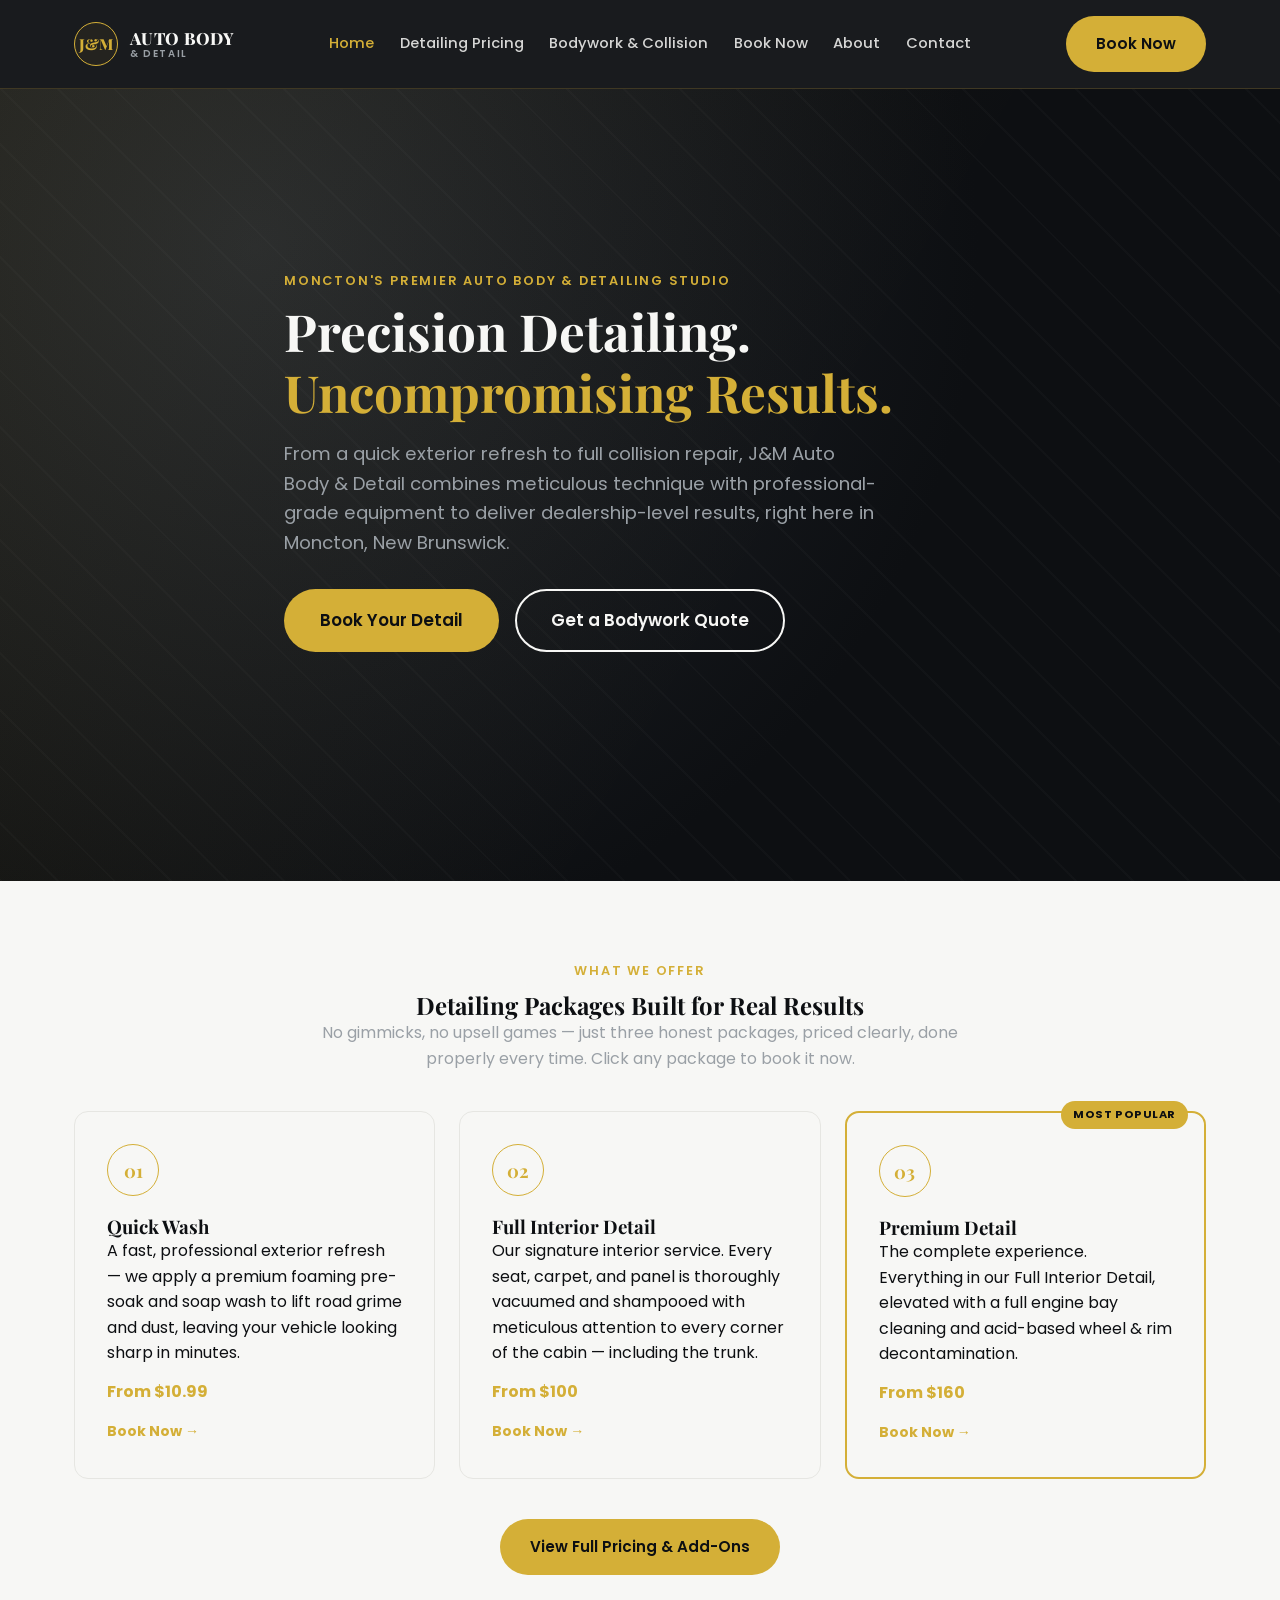
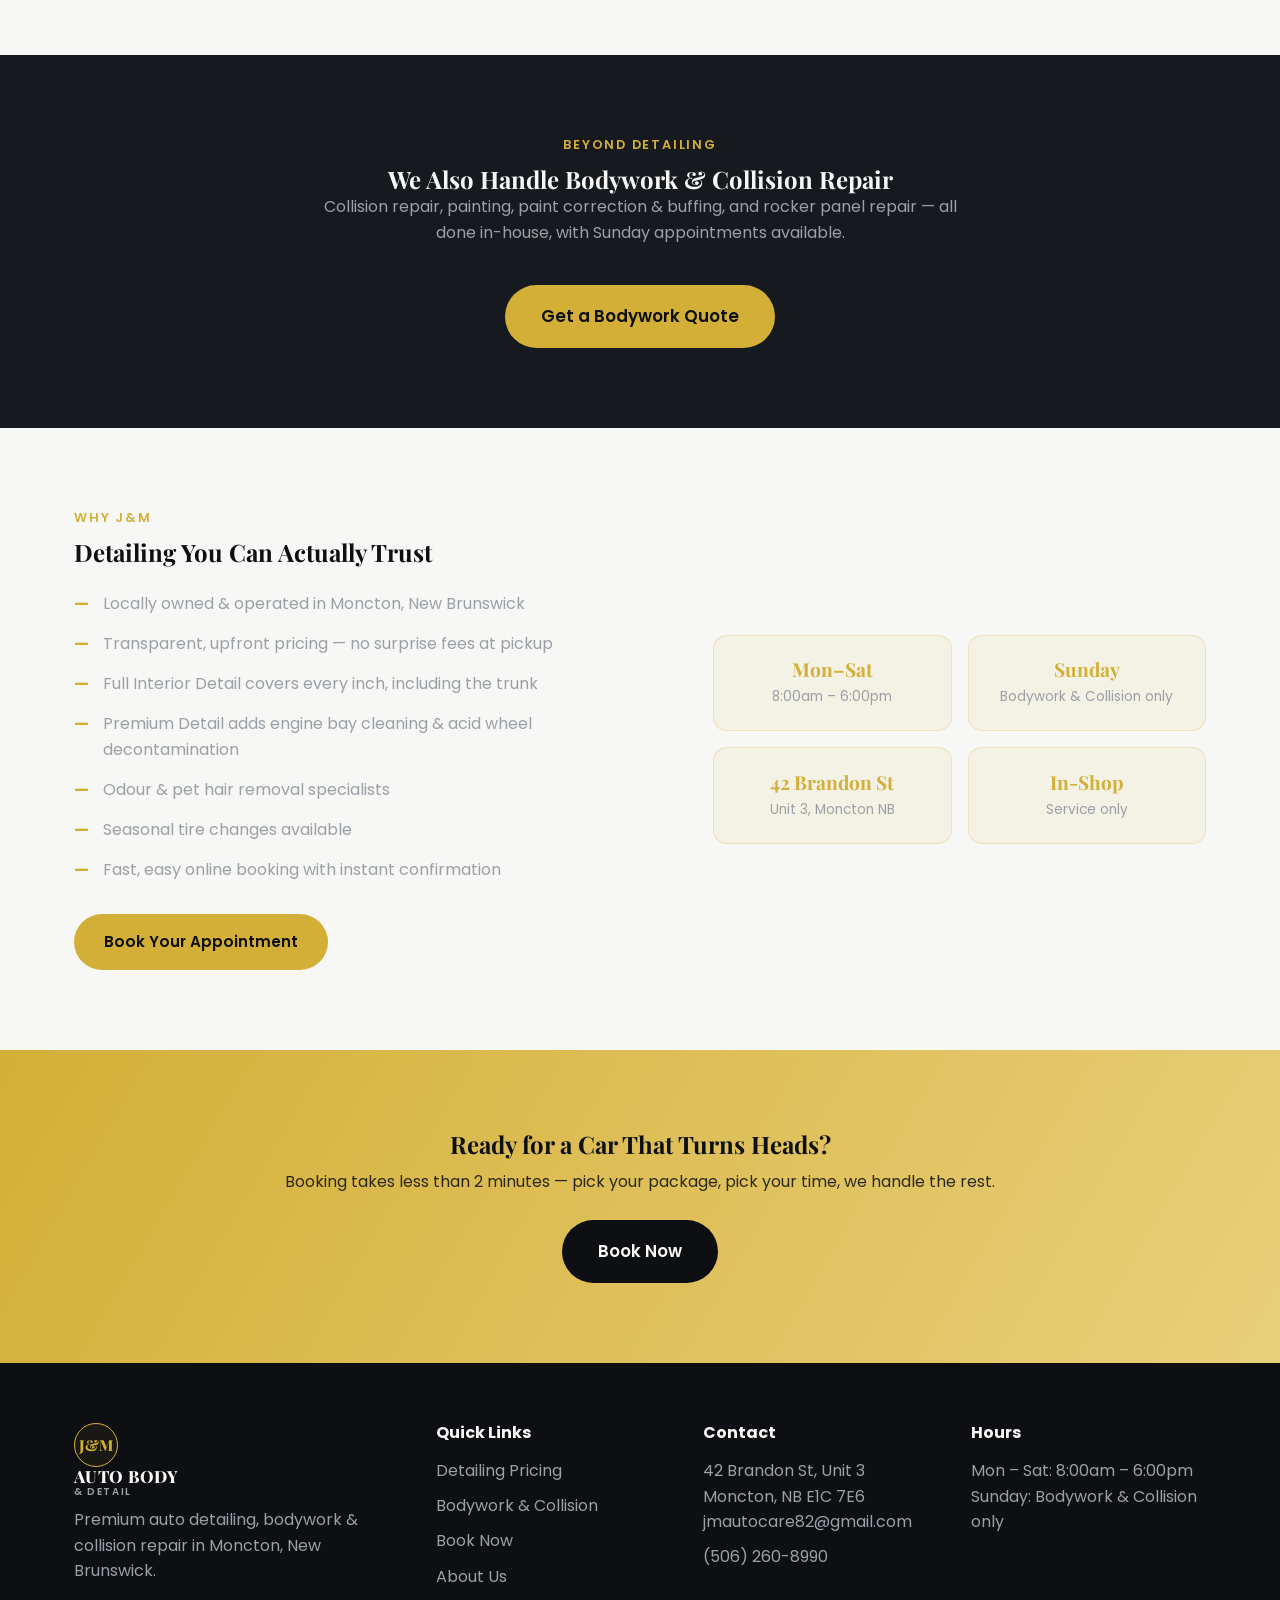
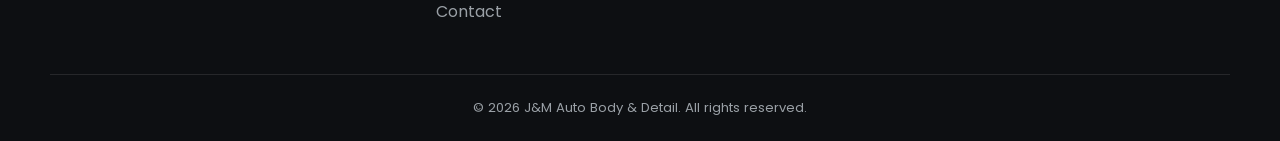
<file: index.html>
<!DOCTYPE html>
<html lang="en">
<head>
<meta charset="UTF-8">
<meta name="viewport" content="width=device-width, initial-scale=1.0">
<title>J&M Auto Body & Detail | Detailing, Bodywork & Collision Repair in Moncton, NB</title>
<meta name="description" content="J&M Auto Body & Detail offers professional car detailing, collision repair, painting, and paint correction in Moncton, New Brunswick. Open Sundays for bodywork.">
<link rel="stylesheet" href="style.css">
<link rel="preconnect" href="https://fonts.googleapis.com">
<link href="https://fonts.googleapis.com/css2?family=Poppins:wght@400;500;600;700;800&family=Playfair+Display:wght@700;800&display=swap" rel="stylesheet">
</head>
<body>

<header class="site-header">
  <div class="container header-inner">
    <a href="index.html" class="logo">
      <span class="logo-mark">J&amp;M</span>
      <span class="logo-text">
        <span class="logo-title">AUTO BODY</span>
        <span class="logo-subtitle">&amp; DETAIL</span>
      </span>
    </a>
    <nav class="main-nav" id="mainNav">
      <a href="index.html" class="active">Home</a>
      <a href="services.html">Detailing Pricing</a>
      <a href="bodywork.html">Bodywork &amp; Collision</a>
      <a href="booking.html">Book Now</a>
      <a href="about.html">About</a>
      <a href="contact.html">Contact</a>
    </nav>
    <a href="booking.html" class="btn btn-primary nav-cta">Book Now</a>
    <button class="hamburger" id="hamburger" aria-label="Menu">&#9776;</button>
  </div>
</header>

<section class="hero">
  <div class="hero-overlay"></div>
  <div class="container hero-content">
    <p class="eyebrow">Moncton's Premier Auto Body &amp; Detailing Studio</p>
    <h1>Precision Detailing. <span>Uncompromising Results.</span></h1>
    <p class="hero-sub">From a quick exterior refresh to full collision repair, J&amp;M Auto Body &amp; Detail combines meticulous technique with professional-grade equipment to deliver dealership-level results, right here in Moncton, New Brunswick.</p>
    <div class="hero-actions">
      <a href="booking.html" class="btn btn-primary btn-lg">Book Your Detail</a>
      <a href="bodywork.html" class="btn btn-outline btn-lg">Get a Bodywork Quote</a>
    </div>
  </div>
</section>

<section class="section services-teaser">
  <div class="container">
    <p class="eyebrow center">What We Offer</p>
    <h2 class="center">Detailing Packages Built for Real Results</h2>
    <p class="section-sub center">No gimmicks, no upsell games &mdash; just three honest packages, priced clearly, done properly every time. Click any package to book it now.</p>
    <div class="cards-grid">
      <a href="booking.html" class="service-card service-card-link">
        <div class="card-badge">01</div>
        <h3>Quick Wash</h3>
        <p>A fast, professional exterior refresh &mdash; we apply a premium foaming pre-soak and soap wash to lift road grime and dust, leaving your vehicle looking sharp in minutes.</p>
        <p class="price-from">From $10.99</p>
        <span class="card-cta">Book Now &rarr;</span>
      </a>
      <a href="booking.html" class="service-card service-card-link">
        <div class="card-badge">02</div>
        <h3>Full Interior Detail</h3>
        <p>Our signature interior service. Every seat, carpet, and panel is thoroughly vacuumed and shampooed with meticulous attention to every corner of the cabin &mdash; including the trunk.</p>
        <p class="price-from">From $100</p>
        <span class="card-cta">Book Now &rarr;</span>
      </a>
      <a href="booking.html" class="service-card service-card-link featured">
        <div class="badge">Most Popular</div>
        <div class="card-badge">03</div>
        <h3>Premium Detail</h3>
        <p>The complete experience. Everything in our Full Interior Detail, elevated with a full engine bay cleaning and acid-based wheel &amp; rim decontamination.</p>
        <p class="price-from">From $160</p>
        <span class="card-cta">Book Now &rarr;</span>
      </a>
    </div>
    <div class="center" style="margin-top:2.5rem;">
      <a href="services.html" class="btn btn-primary">View Full Pricing &amp; Add-Ons</a>
    </div>
  </div>
</section>

<section class="section why-us alt-bg">
  <div class="container">
    <p class="eyebrow center">Beyond Detailing</p>
    <h2 class="center">We Also Handle Bodywork &amp; Collision Repair</h2>
    <p class="section-sub center" style="color:var(--grey);">Collision repair, painting, paint correction &amp; buffing, and rocker panel repair &mdash; all done in-house, with Sunday appointments available.</p>
    <div class="center">
      <a href="bodywork.html" class="btn btn-primary btn-lg">Get a Bodywork Quote</a>
    </div>
  </div>
</section>

<section class="section why-us">
  <div class="container why-grid">
    <div>
      <p class="eyebrow">Why J&amp;M</p>
      <h2>Detailing You Can Actually Trust</h2>
      <ul class="check-list">
        <li>Locally owned &amp; operated in Moncton, New Brunswick</li>
        <li>Transparent, upfront pricing &mdash; no surprise fees at pickup</li>
        <li>Full Interior Detail covers every inch, including the trunk</li>
        <li>Premium Detail adds engine bay cleaning &amp; acid wheel decontamination</li>
        <li>Odour &amp; pet hair removal specialists</li>
        <li>Seasonal tire changes available</li>
        <li>Fast, easy online booking with instant confirmation</li>
      </ul>
      <a href="booking.html" class="btn btn-primary">Book Your Appointment</a>
    </div>
    <div class="why-stats">
      <div class="stat-box"><h3>Mon&ndash;Sat</h3><p>8:00am &ndash; 6:00pm</p></div>
      <div class="stat-box"><h3>Sunday</h3><p>Bodywork &amp; Collision only</p></div>
      <div class="stat-box"><h3>42 Brandon St</h3><p>Unit 3, Moncton NB</p></div>
      <div class="stat-box"><h3>In-Shop</h3><p>Service only</p></div>
    </div>
  </div>
</section>

<section class="section cta-band">
  <div class="container center">
    <h2>Ready for a Car That Turns Heads?</h2>
    <p>Booking takes less than 2 minutes &mdash; pick your package, pick your time, we handle the rest.</p>
    <a href="booking.html" class="btn btn-primary btn-lg">Book Now</a>
  </div>
</section>

<footer class="site-footer">
  <div class="container footer-grid">
    <div>
      <a href="index.html" class="logo footer-logo">
        <span class="logo-mark">J&amp;M</span>
        <span class="logo-text">
          <span class="logo-title">AUTO BODY</span>
          <span class="logo-subtitle">&amp; DETAIL</span>
        </span>
      </a>
      <p>Premium auto detailing, bodywork &amp; collision repair in Moncton, New Brunswick.</p>
    </div>
    <div>
      <h4>Quick Links</h4>
      <a href="services.html">Detailing Pricing</a>
      <a href="bodywork.html">Bodywork &amp; Collision</a>
      <a href="booking.html">Book Now</a>
      <a href="about.html">About Us</a>
      <a href="contact.html">Contact</a>
    </div>
    <div>
      <h4>Contact</h4>
      <p>42 Brandon St, Unit 3<br>Moncton, NB E1C 7E6</p>
      <p><a href="mailto:jmautocare82@gmail.com">jmautocare82@gmail.com</a></p>
      <p><a href="tel:+15062608990">(506) 260-8990</a></p>
    </div>
    <div>
      <h4>Hours</h4>
      <p>Mon &ndash; Sat: 8:00am &ndash; 6:00pm</p>
      <p>Sunday: Bodywork &amp; Collision only</p>
    </div>
  </div>
  <div class="container footer-bottom">
    <p>&copy; 2026 J&amp;M Auto Body &amp; Detail. All rights reserved.</p>
  </div>
</footer>

<script src="script.js"></script>
</body>
</html>
</file>
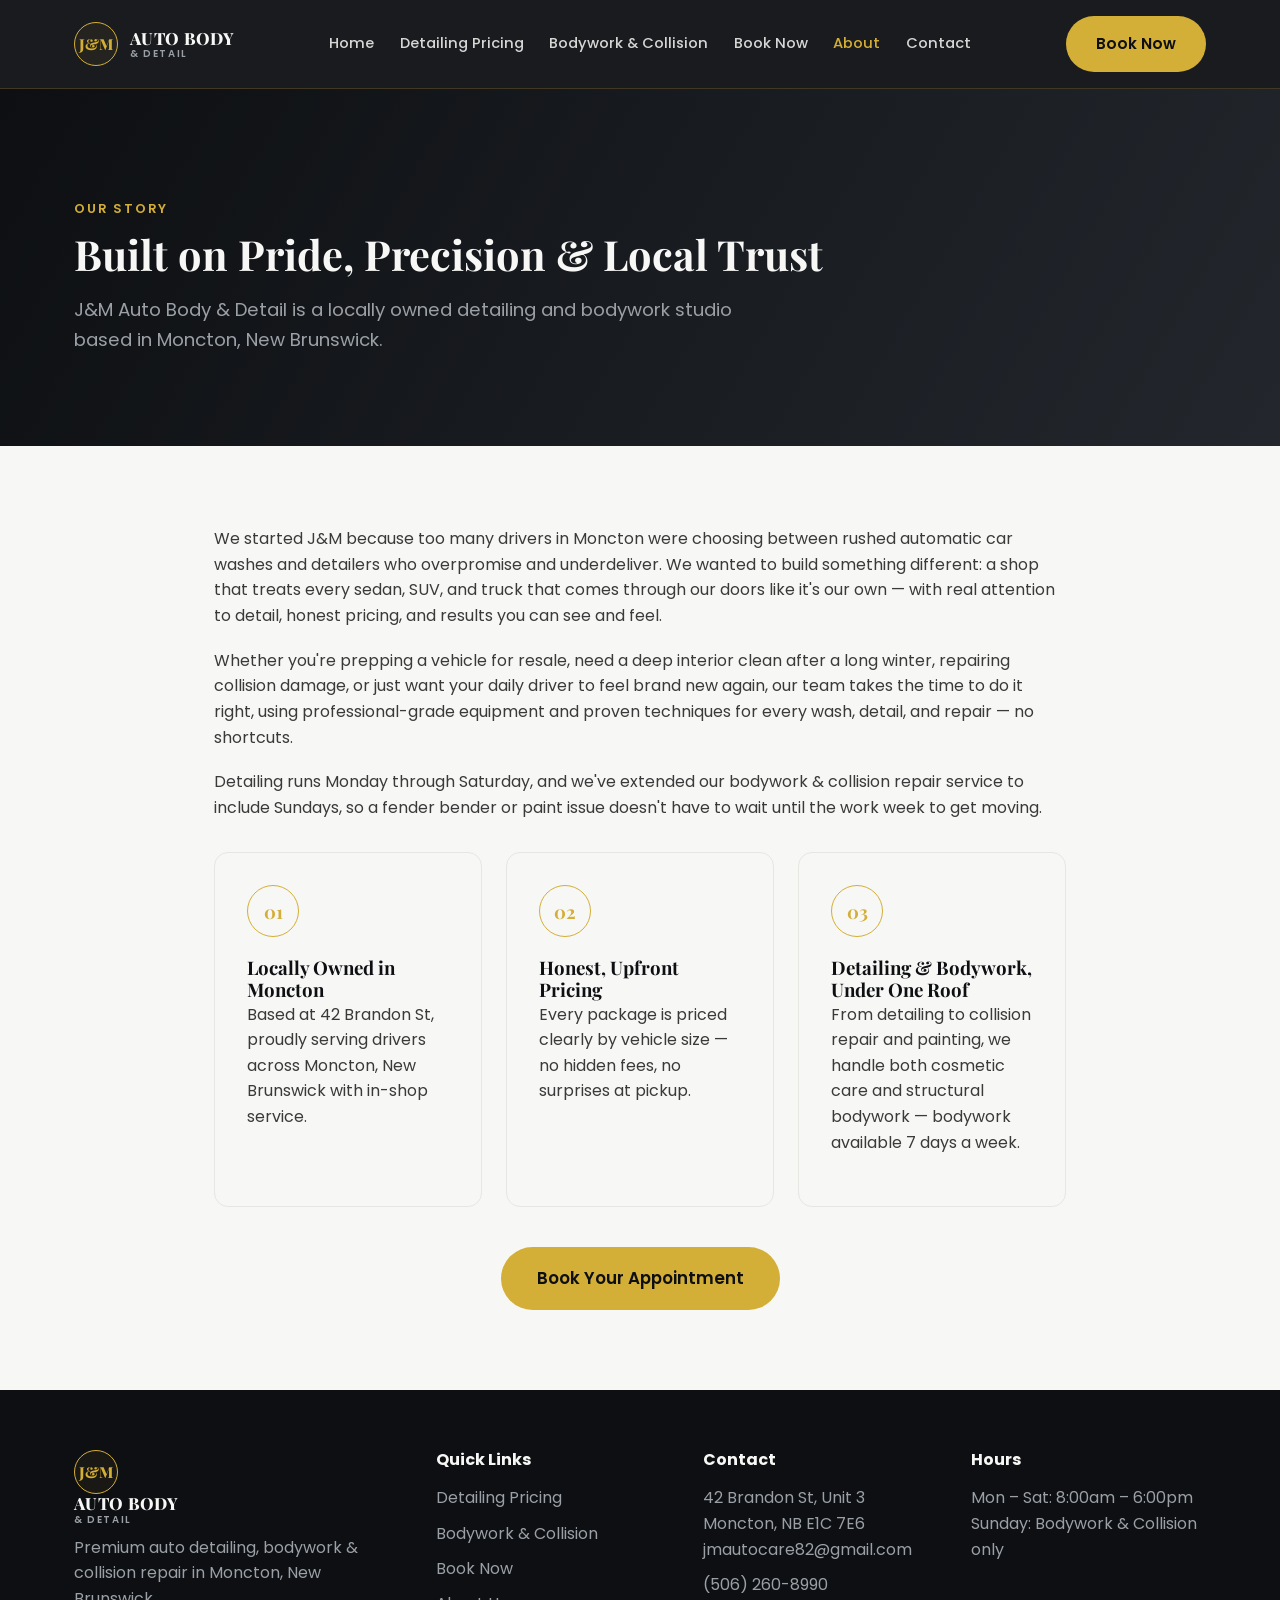
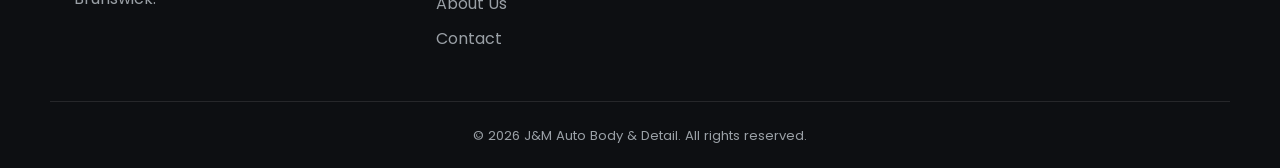
<file: about.html>
<!DOCTYPE html>
<html lang="en">
<head>
<meta charset="UTF-8">
<meta name="viewport" content="width=device-width, initial-scale=1.0">
<title>About Us | J&M Auto Body & Detail</title>
<meta name="description" content="Learn about J&M Auto Body & Detail, a locally owned detailing and bodywork studio based in Moncton, New Brunswick, open 7 days a week for bodywork.">
<link rel="stylesheet" href="style.css">
<link href="https://fonts.googleapis.com/css2?family=Poppins:wght@400;500;600;700;800&family=Playfair+Display:wght@700;800&display=swap" rel="stylesheet">
</head>
<body>

<header class="site-header">
  <div class="container header-inner">
    <a href="index.html" class="logo">
      <span class="logo-mark">J&amp;M</span>
      <span class="logo-text">
        <span class="logo-title">AUTO BODY</span>
        <span class="logo-subtitle">&amp; DETAIL</span>
      </span>
    </a>
    <nav class="main-nav" id="mainNav">
      <a href="index.html">Home</a>
      <a href="services.html">Detailing Pricing</a>
      <a href="bodywork.html">Bodywork &amp; Collision</a>
      <a href="booking.html">Book Now</a>
      <a href="about.html" class="active">About</a>
      <a href="contact.html">Contact</a>
    </nav>
    <a href="booking.html" class="btn btn-primary nav-cta">Book Now</a>
    <button class="hamburger" id="hamburger" aria-label="Menu">&#9776;</button>
  </div>
</header>

<section class="page-hero">
  <div class="container">
    <p class="eyebrow">Our Story</p>
    <h1>Built on Pride, Precision &amp; Local Trust</h1>
    <p class="hero-sub">J&amp;M Auto Body &amp; Detail is a locally owned detailing and bodywork studio based in Moncton, New Brunswick.</p>
  </div>
</section>

<section class="section">
  <div class="container about-content">
    <p>We started J&amp;M because too many drivers in Moncton were choosing between rushed automatic car washes and detailers who overpromise and underdeliver. We wanted to build something different: a shop that treats every sedan, SUV, and truck that comes through our doors like it's our own &mdash; with real attention to detail, honest pricing, and results you can see and feel.</p>
    <p>Whether you're prepping a vehicle for resale, need a deep interior clean after a long winter, repairing collision damage, or just want your daily driver to feel brand new again, our team takes the time to do it right, using professional-grade equipment and proven techniques for every wash, detail, and repair &mdash; no shortcuts.</p>
    <p>Detailing runs Monday through Saturday, and we've extended our bodywork &amp; collision repair service to include Sundays, so a fender bender or paint issue doesn't have to wait until the work week to get moving.</p>

    <div class="cards-grid" style="margin-top:2rem;">
      <div class="service-card">
        <div class="card-badge">01</div>
        <h3>Locally Owned in Moncton</h3>
        <p>Based at 42 Brandon St, proudly serving drivers across Moncton, New Brunswick with in-shop service.</p>
      </div>
      <div class="service-card">
        <div class="card-badge">02</div>
        <h3>Honest, Upfront Pricing</h3>
        <p>Every package is priced clearly by vehicle size &mdash; no hidden fees, no surprises at pickup.</p>
      </div>
      <div class="service-card">
        <div class="card-badge">03</div>
        <h3>Detailing &amp; Bodywork, Under One Roof</h3>
        <p>From detailing to collision repair and painting, we handle both cosmetic care and structural bodywork &mdash; bodywork available 7 days a week.</p>
      </div>
    </div>

    <div class="center" style="margin-top:2.5rem;">
      <a href="booking.html" class="btn btn-primary btn-lg">Book Your Appointment</a>
    </div>
  </div>
</section>

<footer class="site-footer">
  <div class="container footer-grid">
    <div>
      <a href="index.html" class="logo footer-logo">
        <span class="logo-mark">J&amp;M</span>
        <span class="logo-text">
          <span class="logo-title">AUTO BODY</span>
          <span class="logo-subtitle">&amp; DETAIL</span>
        </span>
      </a>
      <p>Premium auto detailing, bodywork &amp; collision repair in Moncton, New Brunswick.</p>
    </div>
    <div>
      <h4>Quick Links</h4>
      <a href="services.html">Detailing Pricing</a>
      <a href="bodywork.html">Bodywork &amp; Collision</a>
      <a href="booking.html">Book Now</a>
      <a href="about.html">About Us</a>
      <a href="contact.html">Contact</a>
    </div>
    <div>
      <h4>Contact</h4>
      <p>42 Brandon St, Unit 3<br>Moncton, NB E1C 7E6</p>
      <p><a href="mailto:jmautocare82@gmail.com">jmautocare82@gmail.com</a></p>
      <p><a href="tel:+15062608990">(506) 260-8990</a></p>
    </div>
    <div>
      <h4>Hours</h4>
      <p>Mon &ndash; Sat: 8:00am &ndash; 6:00pm</p>
      <p>Sunday: Bodywork &amp; Collision only</p>
    </div>
  </div>
  <div class="container footer-bottom">
    <p>&copy; 2026 J&amp;M Auto Body &amp; Detail. All rights reserved.</p>
  </div>
</footer>

<script src="script.js"></script>
</body>
</html>
</file>
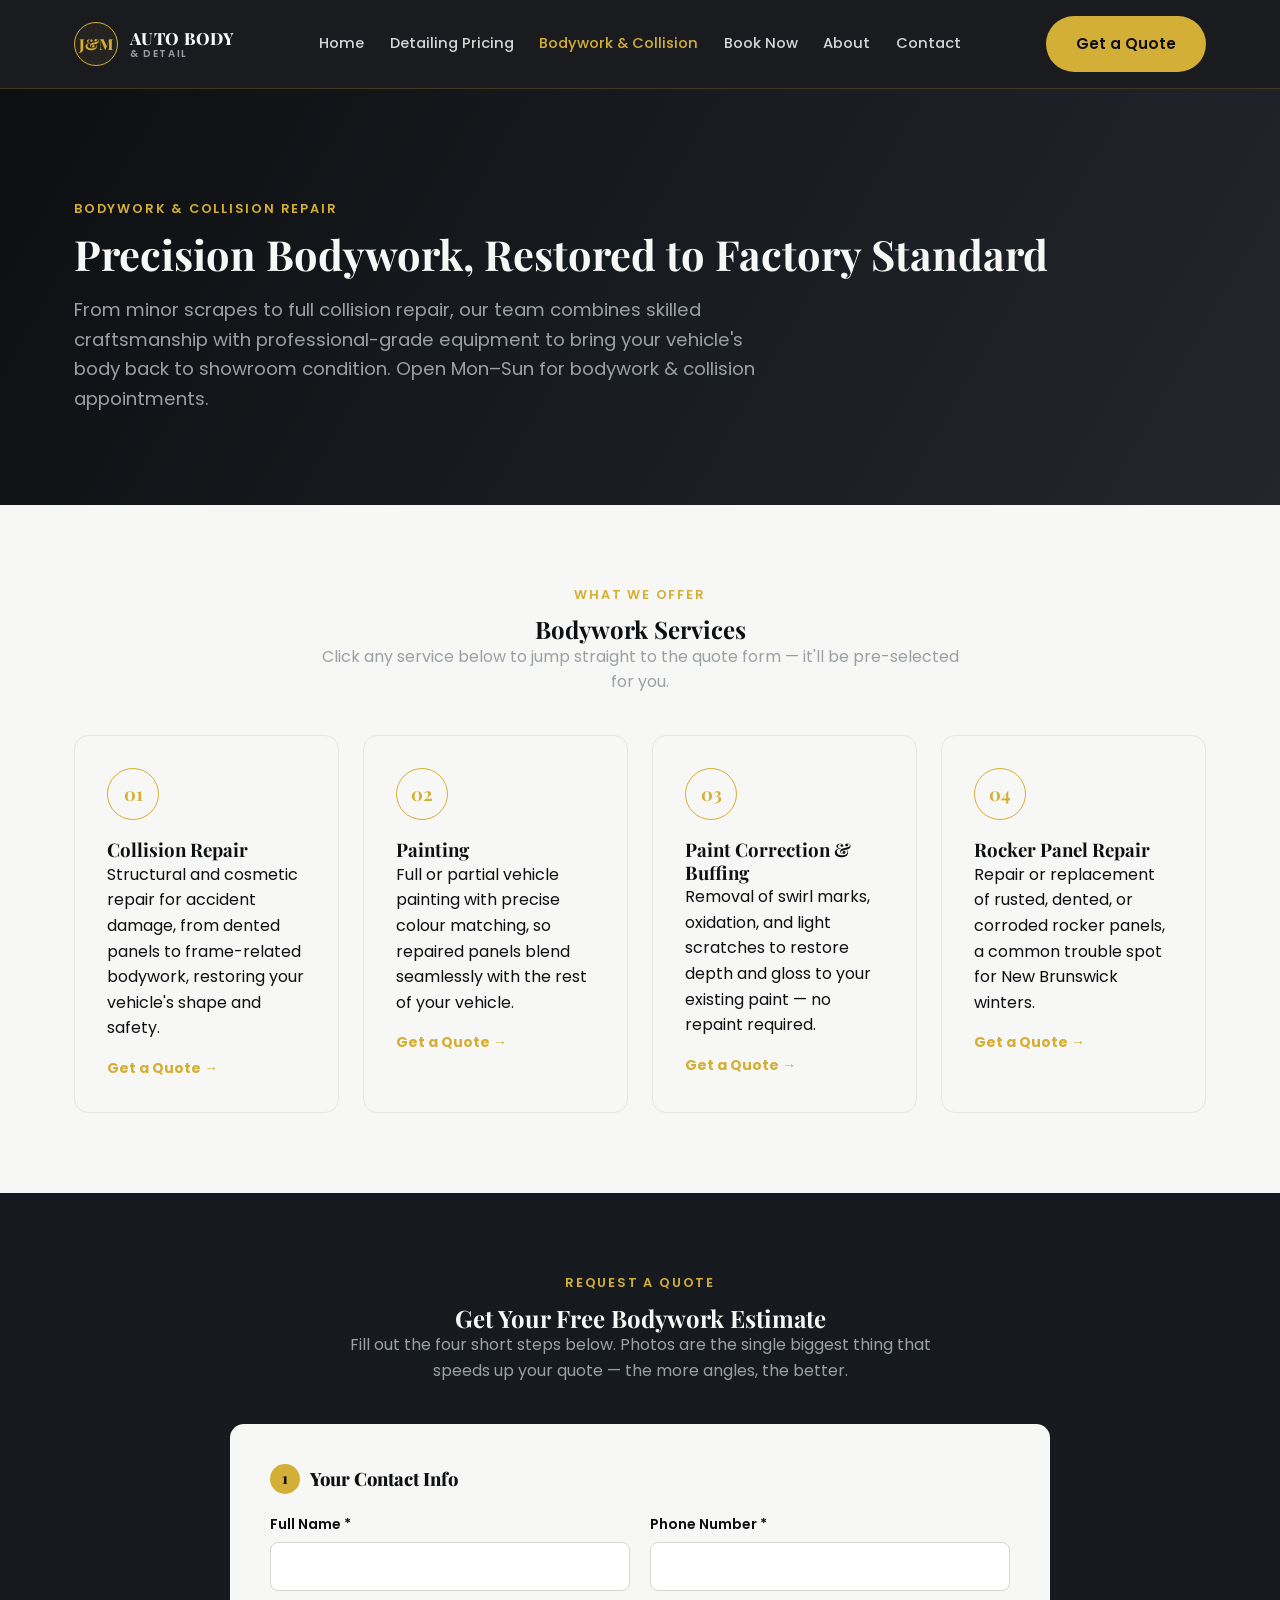
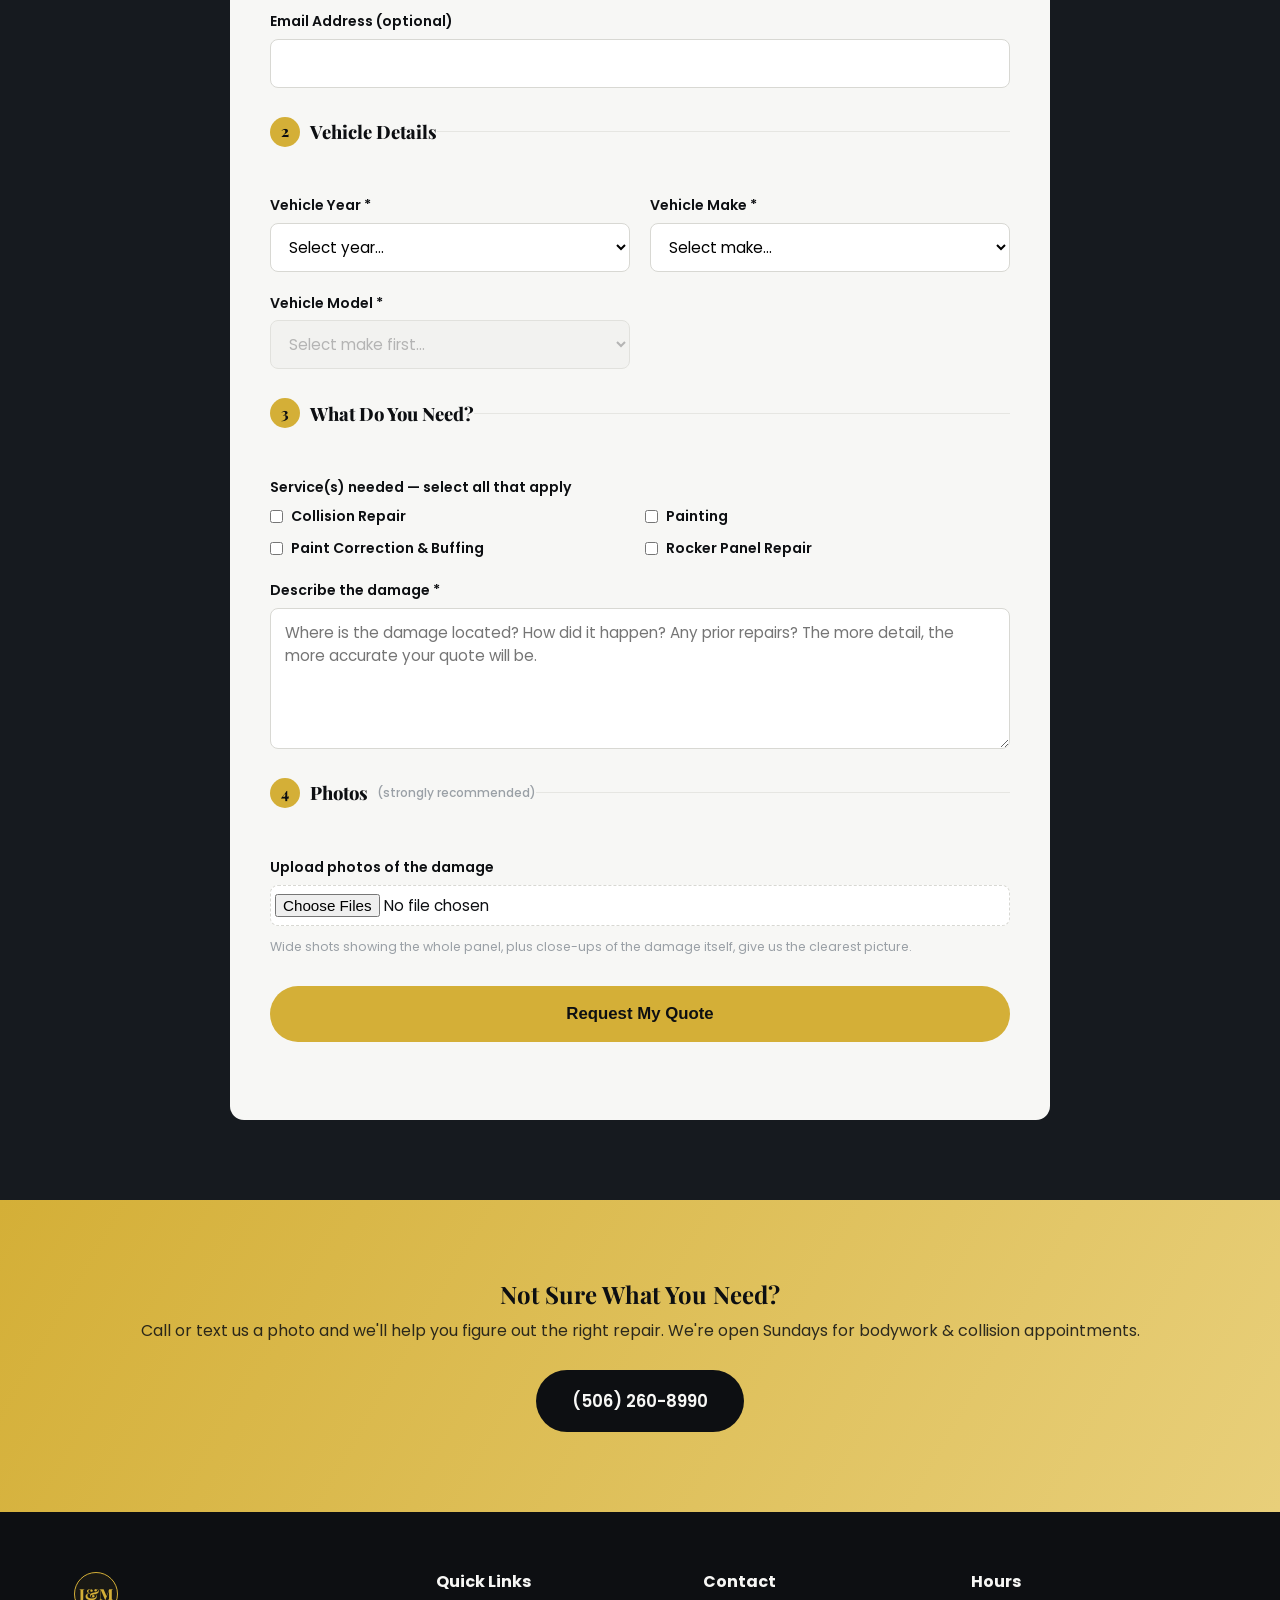
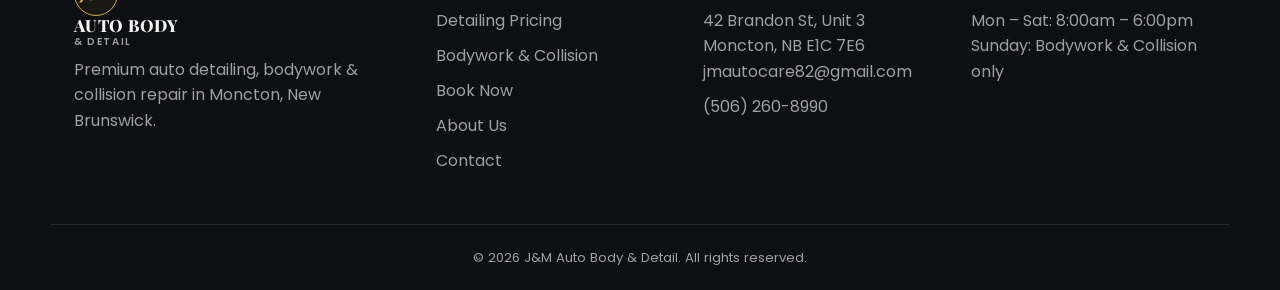
<file: bodywork.html>
<!DOCTYPE html>
<html lang="en">
<head>
<meta charset="UTF-8">
<meta name="viewport" content="width=device-width, initial-scale=1.0">
<title>Bodywork & Collision Repair | J&M Auto Body & Detail</title>
<meta name="description" content="Collision repair, painting, paint correction & buffing, and rocker panel repair in Moncton, NB. Open Sundays for bodywork. Request a free quote online with photos of the damage.">
<link rel="stylesheet" href="style.css">
<link href="https://fonts.googleapis.com/css2?family=Poppins:wght@400;500;600;700;800&family=Playfair+Display:wght@700;800&display=swap" rel="stylesheet">
</head>
<body>

<header class="site-header">
  <div class="container header-inner">
    <a href="index.html" class="logo">
      <span class="logo-mark">J&amp;M</span>
      <span class="logo-text">
        <span class="logo-title">AUTO BODY</span>
        <span class="logo-subtitle">&amp; DETAIL</span>
      </span>
    </a>
    <nav class="main-nav" id="mainNav">
      <a href="index.html">Home</a>
      <a href="services.html">Detailing Pricing</a>
      <a href="bodywork.html" class="active">Bodywork &amp; Collision</a>
      <a href="booking.html">Book Now</a>
      <a href="about.html">About</a>
      <a href="contact.html">Contact</a>
    </nav>
    <a href="bodywork.html" class="btn btn-primary nav-cta">Get a Quote</a>
    <button class="hamburger" id="hamburger" aria-label="Menu">&#9776;</button>
  </div>
</header>

<section class="page-hero">
  <div class="container">
    <p class="eyebrow">Bodywork &amp; Collision Repair</p>
    <h1>Precision Bodywork, Restored to Factory Standard</h1>
    <p class="hero-sub">From minor scrapes to full collision repair, our team combines skilled craftsmanship with professional-grade equipment to bring your vehicle's body back to showroom condition. Open Mon&ndash;Sun for bodywork &amp; collision appointments.</p>
  </div>
</section>

<section class="section">
  <div class="container">
    <p class="eyebrow center">What We Offer</p>
    <h2 class="center">Bodywork Services</h2>
    <p class="section-sub center">Click any service below to jump straight to the quote form &mdash; it'll be pre-selected for you.</p>
    <div class="cards-grid">
      <a href="#quoteForm" class="service-card service-card-link" data-service="collision">
        <div class="card-badge">01</div>
        <h3>Collision Repair</h3>
        <p>Structural and cosmetic repair for accident damage, from dented panels to frame-related bodywork, restoring your vehicle's shape and safety.</p>
        <span class="card-cta">Get a Quote &rarr;</span>
      </a>
      <a href="#quoteForm" class="service-card service-card-link" data-service="painting">
        <div class="card-badge">02</div>
        <h3>Painting</h3>
        <p>Full or partial vehicle painting with precise colour matching, so repaired panels blend seamlessly with the rest of your vehicle.</p>
        <span class="card-cta">Get a Quote &rarr;</span>
      </a>
      <a href="#quoteForm" class="service-card service-card-link" data-service="correction">
        <div class="card-badge">03</div>
        <h3>Paint Correction &amp; Buffing</h3>
        <p>Removal of swirl marks, oxidation, and light scratches to restore depth and gloss to your existing paint &mdash; no repaint required.</p>
        <span class="card-cta">Get a Quote &rarr;</span>
      </a>
      <a href="#quoteForm" class="service-card service-card-link" data-service="rocker">
        <div class="card-badge">04</div>
        <h3>Rocker Panel Repair</h3>
        <p>Repair or replacement of rusted, dented, or corroded rocker panels, a common trouble spot for New Brunswick winters.</p>
        <span class="card-cta">Get a Quote &rarr;</span>
      </a>
    </div>
  </div>
</section>

<section class="section alt-bg" id="quoteForm">
  <div class="container">
    <p class="eyebrow center">Request a Quote</p>
    <h2 class="center">Get Your Free Bodywork Estimate</h2>
    <p class="section-sub center" style="color:var(--grey);">Fill out the four short steps below. Photos are the single biggest thing that speeds up your quote &mdash; the more angles, the better.</p>

    <form id="bodyworkForm" class="quote-form" enctype="multipart/form-data">
      <!-- Forminit delivers this submission (including photos) straight to J&M's inbox. Replace YOUR_FORMINIT_FORM_ID with the free form ID from forminit.com -->
      <input type="hidden" name="fi-subject" value="New Bodywork/Collision Quote Request - J&M Auto Body & Detail">

      <fieldset class="quote-step">
        <legend><span class="step-num">1</span> Your Contact Info</legend>
        <div class="form-grid">
          <div class="form-field">
            <label for="bwName">Full Name *</label>
            <input type="text" id="bwName" name="fi-text-name" required>
          </div>
          <div class="form-field">
            <label for="bwPhone">Phone Number *</label>
            <input type="tel" id="bwPhone" name="fi-phone-phone" required>
          </div>
          <div class="form-field full-width">
            <label for="bwEmail">Email Address (optional)</label>
            <input type="email" id="bwEmail" name="fi-email-email">
          </div>
        </div>
      </fieldset>

      <fieldset class="quote-step">
        <legend><span class="step-num">2</span> Vehicle Details</legend>
        <div class="form-grid">
          <div class="form-field">
            <label for="bwYear">Vehicle Year *</label>
            <select id="bwYear" name="fi-text-year" required>
              <option value="">Select year...</option>
            </select>
          </div>
          <div class="form-field">
            <label for="bwMake">Vehicle Make *</label>
            <select id="bwMake" name="fi-text-make" required>
              <option value="">Select make...</option>
            </select>
          </div>
          <div class="form-field">
            <label for="bwModel">Vehicle Model *</label>
            <select id="bwModel" name="fi-text-model" required disabled>
              <option value="">Select make first...</option>
            </select>
          </div>
          <div class="form-field full-width" id="bwOtherModelWrap" style="display:none;">
            <label for="bwOtherModel">Please specify make/model</label>
            <input type="text" id="bwOtherModel" name="fi-text-other_make_model" placeholder="e.g. 1998 Acura Vigor">
          </div>
        </div>
      </fieldset>

      <fieldset class="quote-step">
        <legend><span class="step-num">3</span> What Do You Need?</legend>
        <div class="form-grid">
          <div class="form-field full-width">
            <label>Service(s) needed &mdash; select all that apply</label>
            <div class="checkbox-grid">
              <label class="checkbox-item"><input type="checkbox" name="fi-text-service_collision" value="Collision Repair" data-service-checkbox="collision"> Collision Repair</label>
              <label class="checkbox-item"><input type="checkbox" name="fi-text-service_painting" value="Painting" data-service-checkbox="painting"> Painting</label>
              <label class="checkbox-item"><input type="checkbox" name="fi-text-service_correction" value="Paint Correction & Buffing" data-service-checkbox="correction"> Paint Correction &amp; Buffing</label>
              <label class="checkbox-item"><input type="checkbox" name="fi-text-service_rocker" value="Rocker Panel Repair" data-service-checkbox="rocker"> Rocker Panel Repair</label>
            </div>
          </div>
          <div class="form-field full-width">
            <label for="bwDetails">Describe the damage *</label>
            <textarea id="bwDetails" name="fi-text-damage_details" rows="5" placeholder="Where is the damage located? How did it happen? Any prior repairs? The more detail, the more accurate your quote will be." required></textarea>
          </div>
        </div>
      </fieldset>

      <fieldset class="quote-step">
        <legend><span class="step-num">4</span> Photos <span class="step-optional">(strongly recommended)</span></legend>
        <div class="form-grid">
          <div class="form-field full-width">
            <label for="bwPhotos">Upload photos of the damage</label>
            <input type="file" id="bwPhotos" name="fi-file-damage_photos" accept="image/*" multiple>
            <p class="price-disclaimer">Wide shots showing the whole panel, plus close-ups of the damage itself, give us the clearest picture.</p>
          </div>
        </div>
      </fieldset>

      <button type="submit" class="btn btn-primary btn-lg btn-block" id="bwSubmitBtn">Request My Quote</button>
      <p id="bwFormStatus" class="form-status" role="status"></p>
    </form>
  </div>
</section>

<section class="section cta-band">
  <div class="container center">
    <h2>Not Sure What You Need?</h2>
    <p>Call or text us a photo and we'll help you figure out the right repair. We're open Sundays for bodywork &amp; collision appointments.</p>
    <a href="tel:+15062608990" class="btn btn-primary btn-lg">(506) 260-8990</a>
  </div>
</section>

<footer class="site-footer">
  <div class="container footer-grid">
    <div>
      <a href="index.html" class="logo footer-logo">
        <span class="logo-mark">J&amp;M</span>
        <span class="logo-text">
          <span class="logo-title">AUTO BODY</span>
          <span class="logo-subtitle">&amp; DETAIL</span>
        </span>
      </a>
      <p>Premium auto detailing, bodywork &amp; collision repair in Moncton, New Brunswick.</p>
    </div>
    <div>
      <h4>Quick Links</h4>
      <a href="services.html">Detailing Pricing</a>
      <a href="bodywork.html">Bodywork &amp; Collision</a>
      <a href="booking.html">Book Now</a>
      <a href="about.html">About Us</a>
      <a href="contact.html">Contact</a>
    </div>
    <div>
      <h4>Contact</h4>
      <p>42 Brandon St, Unit 3<br>Moncton, NB E1C 7E6</p>
      <p><a href="mailto:jmautocare82@gmail.com">jmautocare82@gmail.com</a></p>
      <p><a href="tel:+15062608990">(506) 260-8990</a></p>
    </div>
    <div>
      <h4>Hours</h4>
      <p>Mon &ndash; Sat: 8:00am &ndash; 6:00pm</p>
      <p>Sunday: Bodywork &amp; Collision only</p>
    </div>
  </div>
  <div class="container footer-bottom">
    <p>&copy; 2026 J&amp;M Auto Body &amp; Detail. All rights reserved.</p>
  </div>
</footer>

<script src="script.js"></script>
</body>
</html>
</file>
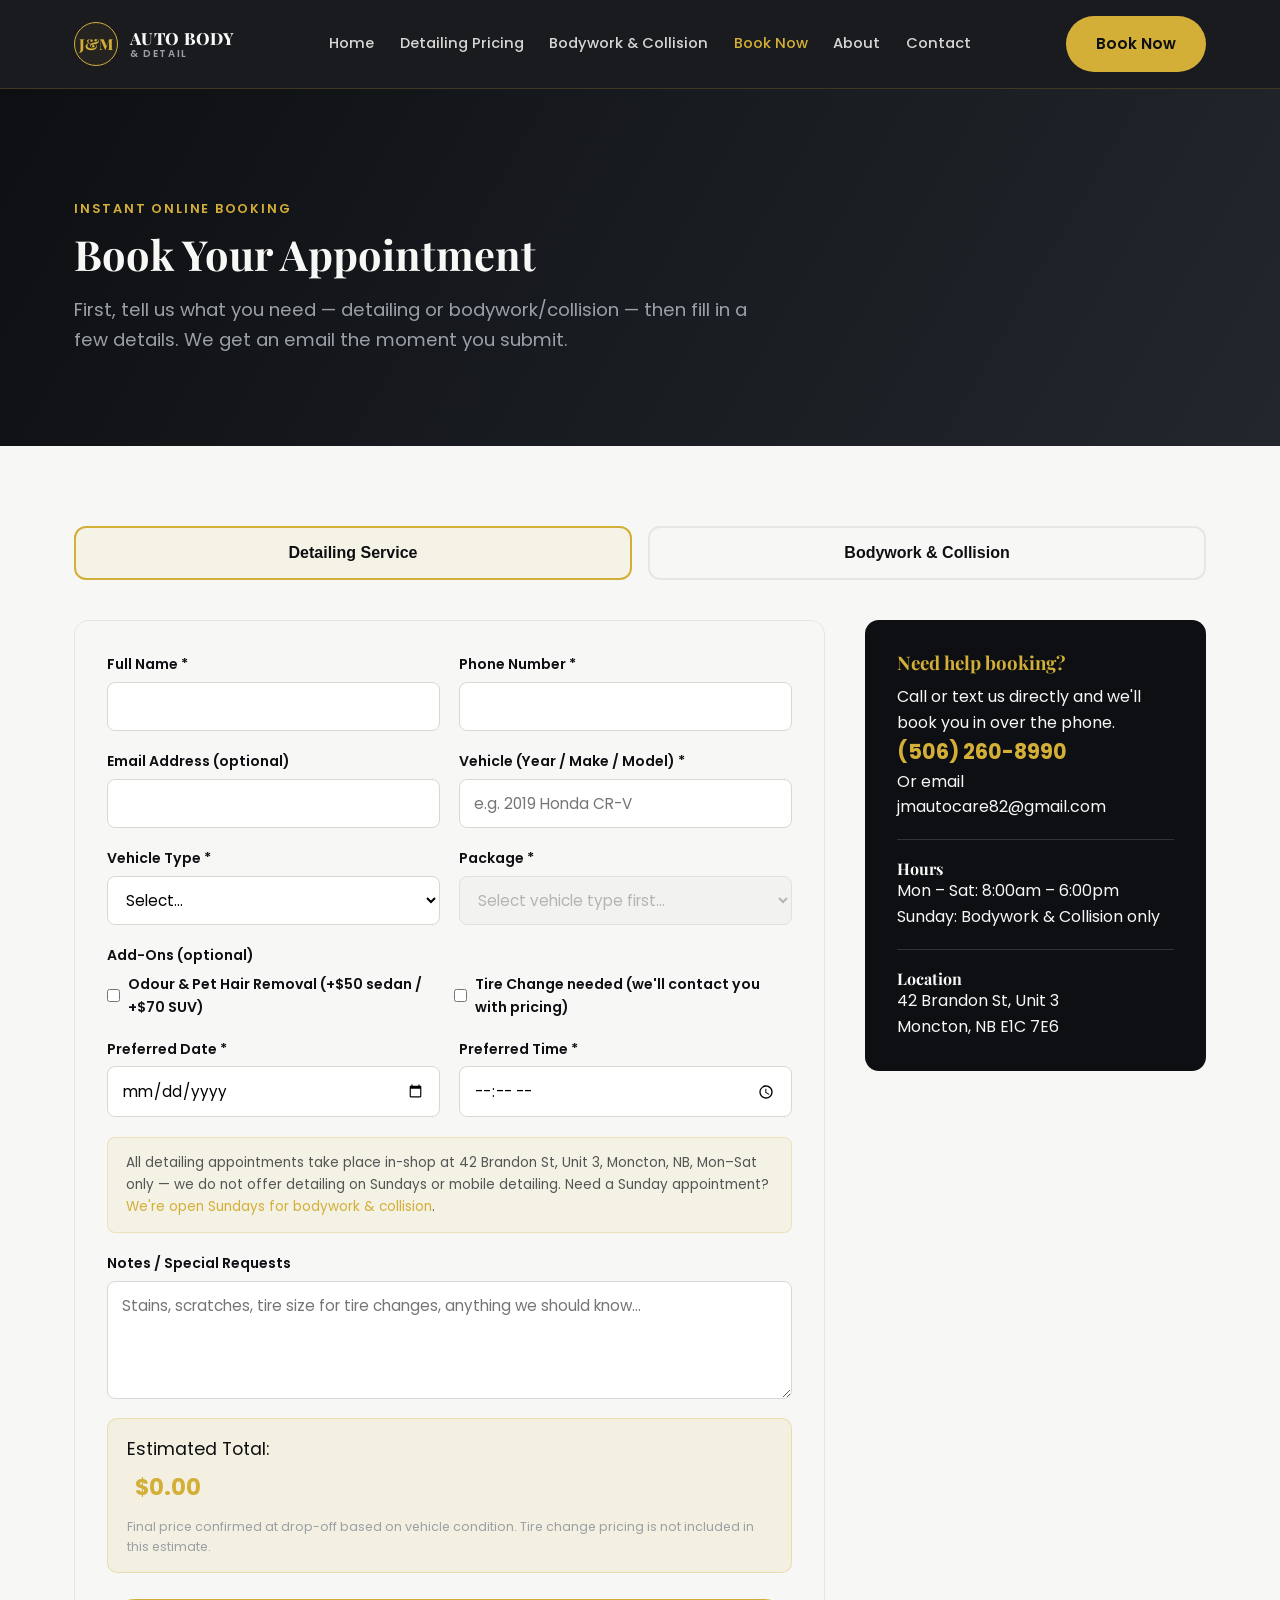
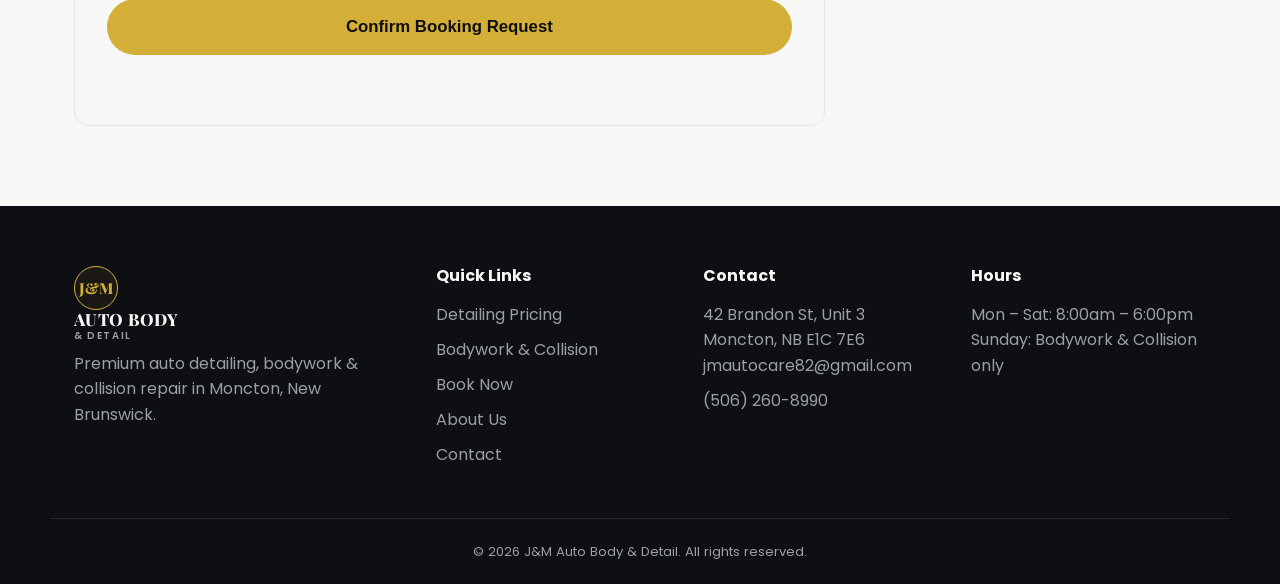
<file: booking.html>
<!DOCTYPE html>
<html lang="en">
<head>
<meta charset="UTF-8">
<meta name="viewport" content="width=device-width, initial-scale=1.0">
<title>Book Now | J&M Auto Body & Detail</title>
<meta name="description" content="Book a detailing appointment or request a bodywork/collision quote with J&M Auto Body & Detail in Moncton, NB.">
<link rel="stylesheet" href="style.css">
<link href="https://fonts.googleapis.com/css2?family=Poppins:wght@400;500;600;700;800&family=Playfair+Display:wght@700;800&display=swap" rel="stylesheet">
</head>
<body>

<header class="site-header">
  <div class="container header-inner">
    <a href="index.html" class="logo">
      <span class="logo-mark">J&amp;M</span>
      <span class="logo-text">
        <span class="logo-title">AUTO BODY</span>
        <span class="logo-subtitle">&amp; DETAIL</span>
      </span>
    </a>
    <nav class="main-nav" id="mainNav">
      <a href="index.html">Home</a>
      <a href="services.html">Detailing Pricing</a>
      <a href="bodywork.html">Bodywork &amp; Collision</a>
      <a href="booking.html" class="active">Book Now</a>
      <a href="about.html">About</a>
      <a href="contact.html">Contact</a>
    </nav>
    <a href="booking.html" class="btn btn-primary nav-cta">Book Now</a>
    <button class="hamburger" id="hamburger" aria-label="Menu">&#9776;</button>
  </div>
</header>

<section class="page-hero">
  <div class="container">
    <p class="eyebrow">Instant Online Booking</p>
    <h1>Book Your Appointment</h1>
    <p class="hero-sub">First, tell us what you need &mdash; detailing or bodywork/collision &mdash; then fill in a few details. We get an email the moment you submit.</p>
  </div>
</section>

<section class="section">
  <div class="container">

    <div class="service-toggle">
      <button type="button" class="toggle-btn active" id="toggleDetailing" data-target="detailingPanel">Detailing Service</button>
      <button type="button" class="toggle-btn" id="toggleBodywork" data-target="bodyworkPanel">Bodywork &amp; Collision</button>
    </div>

    <div id="detailingPanel" class="service-panel booking-layout">

      <form id="bookingForm" class="booking-form">
        <!-- Web3Forms delivers this submission straight to J&M's inbox. Replace YOUR_ACCESS_KEY_HERE with the free key from web3forms.com -->
        <input type="hidden" name="access_key" value="YOUR_ACCESS_KEY_HERE">
        <input type="hidden" name="subject" value="New Booking Request - J&M Auto Body & Detail">
        <input type="hidden" name="from_name" value="J&M Booking Form">
        <input type="checkbox" name="botcheck" class="hidden" style="display:none;">

        <div class="form-grid">
          <div class="form-field">
            <label for="fullName">Full Name *</label>
            <input type="text" id="fullName" name="Full Name" required>
          </div>
          <div class="form-field">
            <label for="phone">Phone Number *</label>
            <input type="tel" id="phone" name="Phone" required>
          </div>
          <div class="form-field">
            <label for="email">Email Address (optional)</label>
            <input type="email" id="email" name="email">
          </div>
          <div class="form-field">
            <label for="vehicle">Vehicle (Year / Make / Model) *</label>
            <input type="text" id="vehicle" name="Vehicle" placeholder="e.g. 2019 Honda CR-V" required>
          </div>

          <div class="form-field">
            <label for="vehicleType">Vehicle Type *</label>
            <select id="vehicleType" name="Vehicle Type" required>
              <option value="">Select...</option>
              <option value="Sedan/Coupe">Sedan / Coupe</option>
              <option value="SUV/Truck/Minivan">SUV / Truck / Minivan</option>
            </select>
          </div>
          <div class="form-field">
            <label for="package">Package *</label>
            <select id="package" name="Package" required>
              <option value="">Select vehicle type first...</option>
              <option value="Quick Wash">Quick Wash</option>
              <option value="Full Interior Detail">Full Interior Detail</option>
              <option value="Premium Detail">Premium Detail</option>
            </select>
          </div>

          <div class="form-field full-width">
            <label>Add-Ons (optional)</label>
            <div class="checkbox-grid">
              <label class="checkbox-item"><input type="checkbox" id="odourAddon" name="Add-On: Odour & Pet Hair Removal" value="Odour & Pet Hair Removal"> Odour &amp; Pet Hair Removal (+$50 sedan / +$70 SUV)</label>
              <label class="checkbox-item"><input type="checkbox" id="tireAddon" name="Add-On: Tire Change" value="Tire Change requested - contact for pricing"> Tire Change needed (we'll contact you with pricing)</label>
            </div>
          </div>

          <div class="form-field">
            <label for="date">Preferred Date *</label>
            <input type="date" id="date" name="Preferred Date" required>
          </div>
          <div class="form-field">
            <label for="time">Preferred Time *</label>
            <input type="time" id="time" name="Preferred Time" required>
          </div>

          <div class="form-field full-width">
            <p class="in-shop-note">All detailing appointments take place in-shop at 42 Brandon St, Unit 3, Moncton, NB, Mon&ndash;Sat only &mdash; we do not offer detailing on Sundays or mobile detailing. Need a Sunday appointment? <a href="bodywork.html" style="color:var(--gold);">We're open Sundays for bodywork &amp; collision</a>.</p>
          </div>

          <div class="form-field full-width">
            <label for="notes">Notes / Special Requests</label>
            <textarea id="notes" name="Notes" rows="4" placeholder="Stains, scratches, tire size for tire changes, anything we should know..."></textarea>
          </div>

          <div class="form-field full-width price-summary" id="priceSummary">
            <span>Estimated Total:</span> <strong id="estimatedTotal">$0.00</strong>
            <p class="price-disclaimer">Final price confirmed at drop-off based on vehicle condition. Tire change pricing is not included in this estimate.</p>
          </div>
        </div>

        <button type="submit" class="btn btn-primary btn-lg btn-block" id="submitBtn">Confirm Booking Request</button>
        <p id="formStatus" class="form-status" role="status"></p>
      </form>

      <aside class="booking-sidebar">
        <h3>Need help booking?</h3>
        <p>Call or text us directly and we'll book you in over the phone.</p>
        <p class="sidebar-phone"><a href="tel:+15062608990">(506) 260-8990</a></p>
        <p>Or email <a href="mailto:jmautocare82@gmail.com">jmautocare82@gmail.com</a></p>
        <hr>
        <h4>Hours</h4>
        <p>Mon &ndash; Sat: 8:00am &ndash; 6:00pm<br>Sunday: Bodywork &amp; Collision only</p>
        <hr>
        <h4>Location</h4>
        <p>42 Brandon St, Unit 3<br>Moncton, NB E1C 7E6</p>
      </aside>

    </div>

    <div id="bodyworkPanel" class="service-panel" style="display:none;">
      <div class="mobile-note center">
        <h3>Bodywork &amp; Collision Requests</h3>
        <p>Bodywork and collision quotes need photos of the damage, vehicle year/make/model, and a description of what happened &mdash; so we use a dedicated form for these. This is also where you'll find our Sunday availability.</p>
        <a href="bodywork.html#quoteForm" class="btn btn-primary btn-lg" style="margin-top:1rem;">Go to Bodywork Quote Form</a>
      </div>
    </div>

  </div>
</section>

<footer class="site-footer">
  <div class="container footer-grid">
    <div>
      <a href="index.html" class="logo footer-logo">
        <span class="logo-mark">J&amp;M</span>
        <span class="logo-text">
          <span class="logo-title">AUTO BODY</span>
          <span class="logo-subtitle">&amp; DETAIL</span>
        </span>
      </a>
      <p>Premium auto detailing, bodywork &amp; collision repair in Moncton, New Brunswick.</p>
    </div>
    <div>
      <h4>Quick Links</h4>
      <a href="services.html">Detailing Pricing</a>
      <a href="bodywork.html">Bodywork &amp; Collision</a>
      <a href="booking.html">Book Now</a>
      <a href="about.html">About Us</a>
      <a href="contact.html">Contact</a>
    </div>
    <div>
      <h4>Contact</h4>
      <p>42 Brandon St, Unit 3<br>Moncton, NB E1C 7E6</p>
      <p><a href="mailto:jmautocare82@gmail.com">jmautocare82@gmail.com</a></p>
      <p><a href="tel:+15062608990">(506) 260-8990</a></p>
    </div>
    <div>
      <h4>Hours</h4>
      <p>Mon &ndash; Sat: 8:00am &ndash; 6:00pm</p>
      <p>Sunday: Bodywork &amp; Collision only</p>
    </div>
  </div>
  <div class="container footer-bottom">
    <p>&copy; 2026 J&amp;M Auto Body &amp; Detail. All rights reserved.</p>
  </div>
</footer>

<script src="script.js"></script>
</body>
</html>
</file>
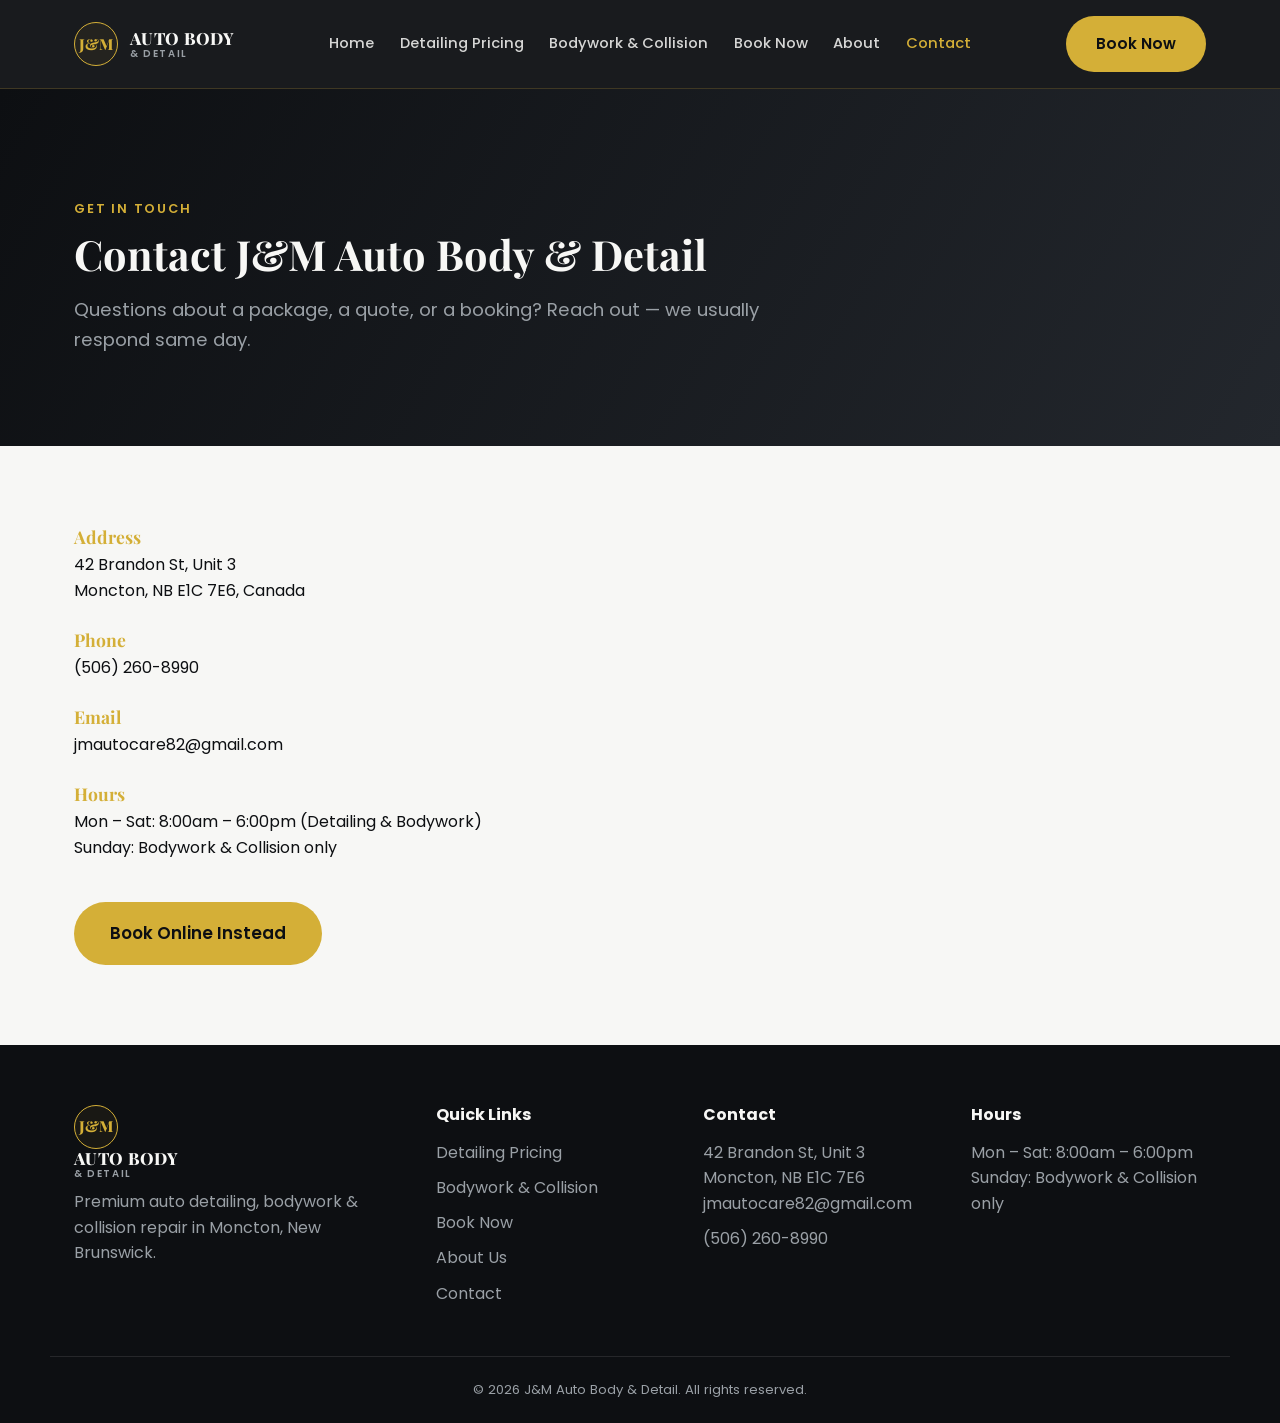
<file: contact.html>
<!DOCTYPE html>
<html lang="en">
<head>
<meta charset="UTF-8">
<meta name="viewport" content="width=device-width, initial-scale=1.0">
<title>Contact Us | J&M Auto Body & Detail</title>
<meta name="description" content="Contact J&M Auto Body & Detail in Moncton, NB. Call, email, or visit us for professional car detailing and bodywork services. Open Sundays for bodywork.">
<link rel="stylesheet" href="style.css">
<link href="https://fonts.googleapis.com/css2?family=Poppins:wght@400;500;600;700;800&family=Playfair+Display:wght@700;800&display=swap" rel="stylesheet">
</head>
<body>

<header class="site-header">
  <div class="container header-inner">
    <a href="index.html" class="logo">
      <span class="logo-mark">J&amp;M</span>
      <span class="logo-text">
        <span class="logo-title">AUTO BODY</span>
        <span class="logo-subtitle">&amp; DETAIL</span>
      </span>
    </a>
    <nav class="main-nav" id="mainNav">
      <a href="index.html">Home</a>
      <a href="services.html">Detailing Pricing</a>
      <a href="bodywork.html">Bodywork &amp; Collision</a>
      <a href="booking.html">Book Now</a>
      <a href="about.html">About</a>
      <a href="contact.html" class="active">Contact</a>
    </nav>
    <a href="booking.html" class="btn btn-primary nav-cta">Book Now</a>
    <button class="hamburger" id="hamburger" aria-label="Menu">&#9776;</button>
  </div>
</header>

<section class="page-hero">
  <div class="container">
    <p class="eyebrow">Get In Touch</p>
    <h1>Contact J&amp;M Auto Body &amp; Detail</h1>
    <p class="hero-sub">Questions about a package, a quote, or a booking? Reach out &mdash; we usually respond same day.</p>
  </div>
</section>

<section class="section">
  <div class="container contact-grid">
    <div class="contact-info">
      <div class="info-block">
        <h3>Address</h3>
        <p>42 Brandon St, Unit 3<br>Moncton, NB E1C 7E6, Canada</p>
      </div>
      <div class="info-block">
        <h3>Phone</h3>
        <p><a href="tel:+15062608990">(506) 260-8990</a></p>
      </div>
      <div class="info-block">
        <h3>Email</h3>
        <p><a href="mailto:jmautocare82@gmail.com">jmautocare82@gmail.com</a></p>
      </div>
      <div class="info-block">
        <h3>Hours</h3>
        <p>Mon &ndash; Sat: 8:00am &ndash; 6:00pm (Detailing &amp; Bodywork)<br>Sunday: Bodywork &amp; Collision only</p>
      </div>
      <a href="booking.html" class="btn btn-primary btn-lg" style="margin-top:1rem;">Book Online Instead</a>
    </div>
    <div class="contact-map">
      <iframe title="J&M Auto Body & Detail location map" width="100%" height="420" style="border:0;border-radius:12px;" loading="lazy" allowfullscreen referrerpolicy="no-referrer-when-downgrade" src="https://www.google.com/maps?q=42+Brandon+St+Unit+3+Moncton+NB+E1C+7E6&output=embed"></iframe>
    </div>
  </div>
</section>

<footer class="site-footer">
  <div class="container footer-grid">
    <div>
      <a href="index.html" class="logo footer-logo">
        <span class="logo-mark">J&amp;M</span>
        <span class="logo-text">
          <span class="logo-title">AUTO BODY</span>
          <span class="logo-subtitle">&amp; DETAIL</span>
        </span>
      </a>
      <p>Premium auto detailing, bodywork &amp; collision repair in Moncton, New Brunswick.</p>
    </div>
    <div>
      <h4>Quick Links</h4>
      <a href="services.html">Detailing Pricing</a>
      <a href="bodywork.html">Bodywork &amp; Collision</a>
      <a href="booking.html">Book Now</a>
      <a href="about.html">About Us</a>
      <a href="contact.html">Contact</a>
    </div>
    <div>
      <h4>Contact</h4>
      <p>42 Brandon St, Unit 3<br>Moncton, NB E1C 7E6</p>
      <p><a href="mailto:jmautocare82@gmail.com">jmautocare82@gmail.com</a></p>
      <p><a href="tel:+15062608990">(506) 260-8990</a></p>
    </div>
    <div>
      <h4>Hours</h4>
      <p>Mon &ndash; Sat: 8:00am &ndash; 6:00pm</p>
      <p>Sunday: Bodywork &amp; Collision only</p>
    </div>
  </div>
  <div class="container footer-bottom">
    <p>&copy; 2026 J&amp;M Auto Body &amp; Detail. All rights reserved.</p>
  </div>
</footer>

<script src="script.js"></script>
</body>
</html>
</file>
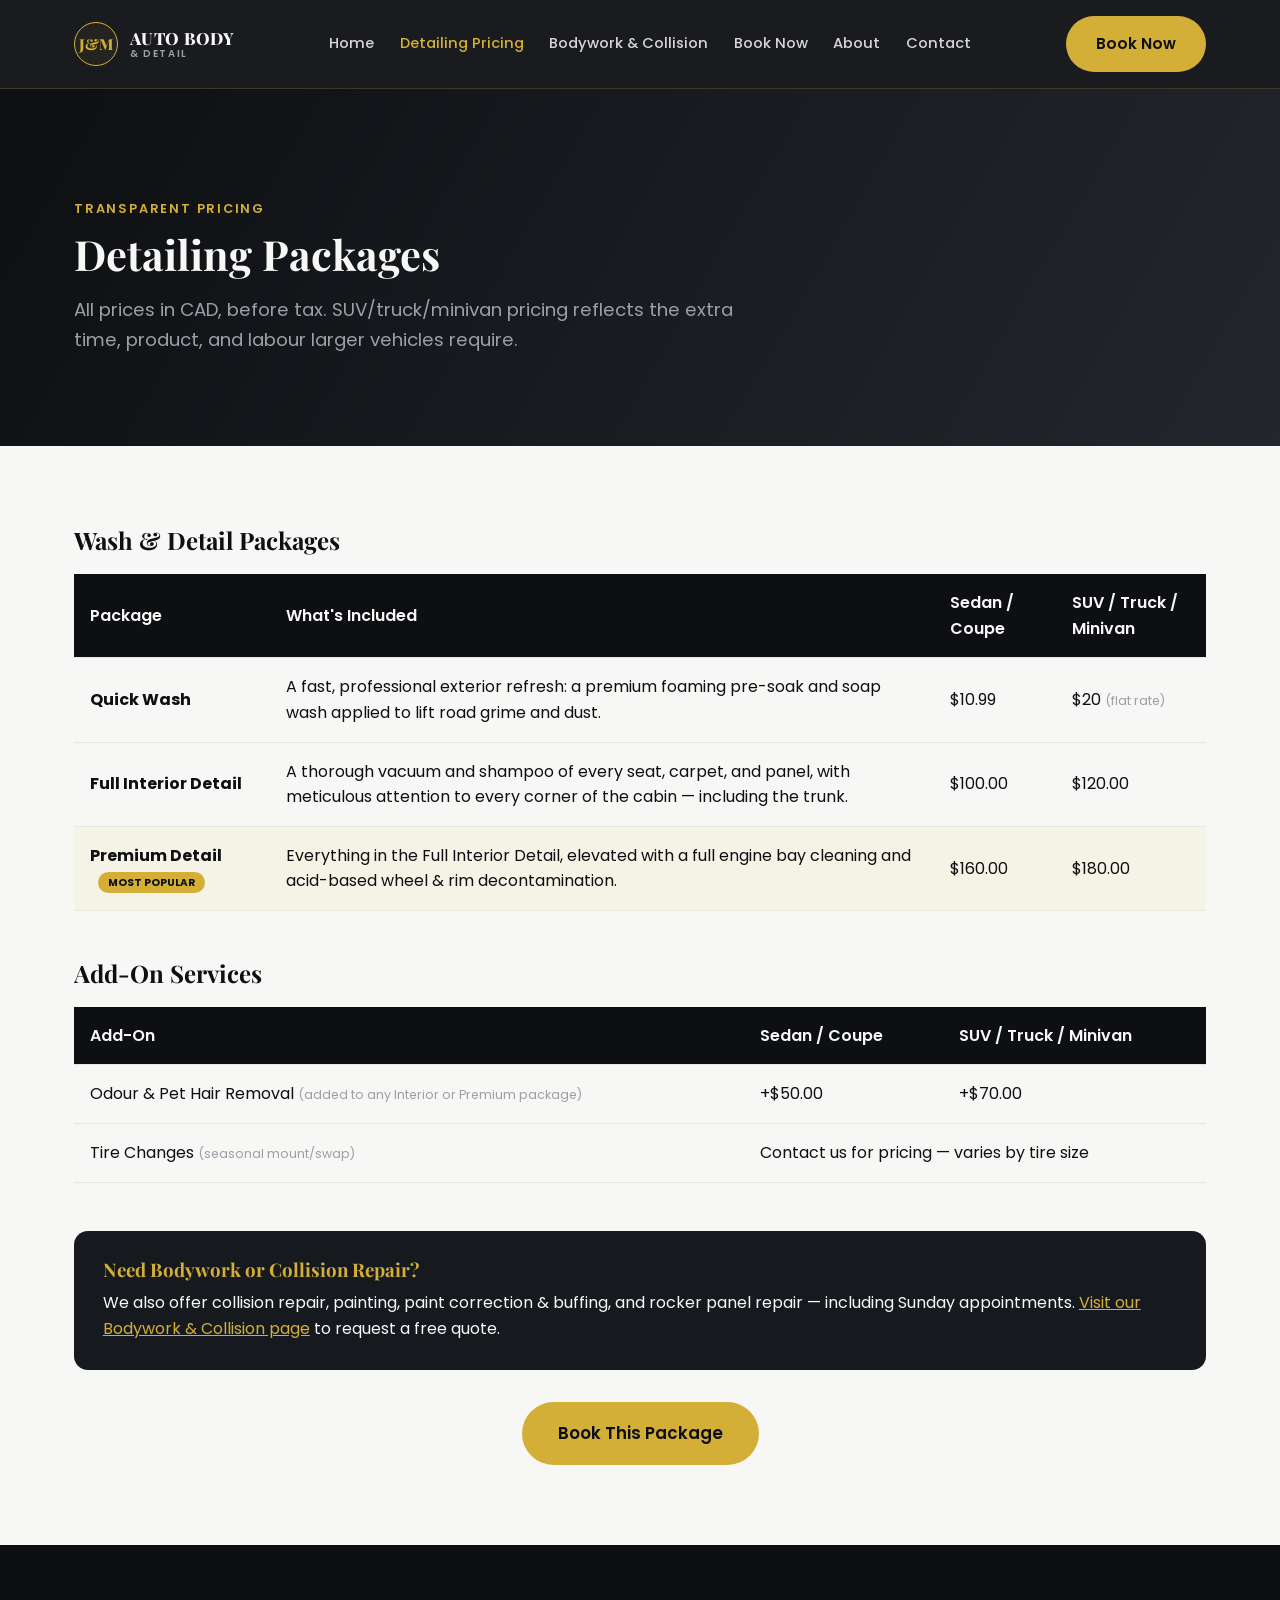
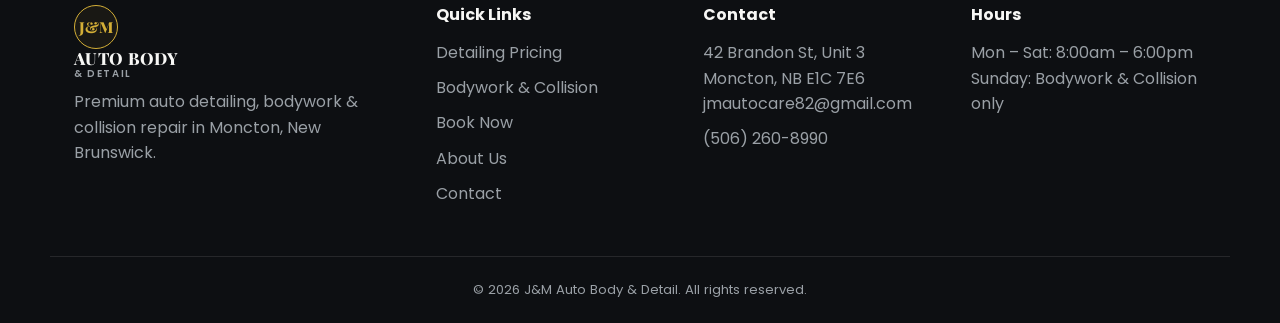
<file: services.html>
<!DOCTYPE html>
<html lang="en">
<head>
<meta charset="UTF-8">
<meta name="viewport" content="width=device-width, initial-scale=1.0">
<title>Detailing Pricing | J&M Auto Body & Detail</title>
<meta name="description" content="Full detailing pricing menu for J&M Auto Body & Detail: Quick Wash, Full Interior Detail, Premium Detail, odour & pet hair removal, and tire changes in Moncton, NB.">
<link rel="stylesheet" href="style.css">
<link href="https://fonts.googleapis.com/css2?family=Poppins:wght@400;500;600;700;800&family=Playfair+Display:wght@700;800&display=swap" rel="stylesheet">
</head>
<body>

<header class="site-header">
  <div class="container header-inner">
    <a href="index.html" class="logo">
      <span class="logo-mark">J&amp;M</span>
      <span class="logo-text">
        <span class="logo-title">AUTO BODY</span>
        <span class="logo-subtitle">&amp; DETAIL</span>
      </span>
    </a>
    <nav class="main-nav" id="mainNav">
      <a href="index.html">Home</a>
      <a href="services.html" class="active">Detailing Pricing</a>
      <a href="bodywork.html">Bodywork &amp; Collision</a>
      <a href="booking.html">Book Now</a>
      <a href="about.html">About</a>
      <a href="contact.html">Contact</a>
    </nav>
    <a href="booking.html" class="btn btn-primary nav-cta">Book Now</a>
    <button class="hamburger" id="hamburger" aria-label="Menu">&#9776;</button>
  </div>
</header>

<section class="page-hero">
  <div class="container">
    <p class="eyebrow">Transparent Pricing</p>
    <h1>Detailing Packages</h1>
    <p class="hero-sub">All prices in CAD, before tax. SUV/truck/minivan pricing reflects the extra time, product, and labour larger vehicles require.</p>
  </div>
</section>

<section class="section">
  <div class="container">

    <div class="pricing-table-wrap">
      <h2>Wash &amp; Detail Packages</h2>
      <table class="pricing-table">
        <thead>
          <tr><th>Package</th><th>What's Included</th><th>Sedan / Coupe</th><th>SUV / Truck / Minivan</th></tr>
        </thead>
        <tbody>
          <tr>
            <td><strong>Quick Wash</strong></td>
            <td>A fast, professional exterior refresh: a premium foaming pre-soak and soap wash applied to lift road grime and dust.</td>
            <td>$10.99</td>
            <td>$20 <span class="est">(flat rate)</span></td>
          </tr>
          <tr>
            <td><strong>Full Interior Detail</strong></td>
            <td>A thorough vacuum and shampoo of every seat, carpet, and panel, with meticulous attention to every corner of the cabin &mdash; including the trunk.</td>
            <td>$100.00</td>
            <td>$120.00</td>
          </tr>
          <tr class="highlight-row">
            <td><strong>Premium Detail</strong> <span class="tag">Most Popular</span></td>
            <td>Everything in the Full Interior Detail, elevated with a full engine bay cleaning and acid-based wheel &amp; rim decontamination.</td>
            <td>$160.00</td>
            <td>$180.00</td>
          </tr>
        </tbody>
      </table>
    </div>

    <div class="pricing-table-wrap">
      <h2>Add-On Services</h2>
      <table class="pricing-table">
        <thead>
          <tr><th>Add-On</th><th>Sedan / Coupe</th><th>SUV / Truck / Minivan</th></tr>
        </thead>
        <tbody>
          <tr><td>Odour &amp; Pet Hair Removal <span class="est">(added to any Interior or Premium package)</span></td><td>+$50.00</td><td>+$70.00</td></tr>
          <tr><td>Tire Changes <span class="est">(seasonal mount/swap)</span></td><td colspan="2">Contact us for pricing &mdash; varies by tire size</td></tr>
        </tbody>
      </table>
    </div>

    <div class="mobile-note">
      <h3>Need Bodywork or Collision Repair?</h3>
      <p>We also offer collision repair, painting, paint correction &amp; buffing, and rocker panel repair &mdash; including Sunday appointments. <a href="bodywork.html" style="color:var(--gold);text-decoration:underline;">Visit our Bodywork &amp; Collision page</a> to request a free quote.</p>
    </div>

    <div class="center" style="margin-top:2rem;">
      <a href="booking.html" class="btn btn-primary btn-lg">Book This Package</a>
    </div>

  </div>
</section>

<footer class="site-footer">
  <div class="container footer-grid">
    <div>
      <a href="index.html" class="logo footer-logo">
        <span class="logo-mark">J&amp;M</span>
        <span class="logo-text">
          <span class="logo-title">AUTO BODY</span>
          <span class="logo-subtitle">&amp; DETAIL</span>
        </span>
      </a>
      <p>Premium auto detailing, bodywork &amp; collision repair in Moncton, New Brunswick.</p>
    </div>
    <div>
      <h4>Quick Links</h4>
      <a href="services.html">Detailing Pricing</a>
      <a href="bodywork.html">Bodywork &amp; Collision</a>
      <a href="booking.html">Book Now</a>
      <a href="about.html">About Us</a>
      <a href="contact.html">Contact</a>
    </div>
    <div>
      <h4>Contact</h4>
      <p>42 Brandon St, Unit 3<br>Moncton, NB E1C 7E6</p>
      <p><a href="mailto:jmautocare82@gmail.com">jmautocare82@gmail.com</a></p>
      <p><a href="tel:+15062608990">(506) 260-8990</a></p>
    </div>
    <div>
      <h4>Hours</h4>
      <p>Mon &ndash; Sat: 8:00am &ndash; 6:00pm</p>
      <p>Sunday: Bodywork &amp; Collision only</p>
    </div>
  </div>
  <div class="container footer-bottom">
    <p>&copy; 2026 J&amp;M Auto Body &amp; Detail. All rights reserved.</p>
  </div>
</footer>

<script src="script.js"></script>
</body>
</html>
</file>
<file: style.css>
:root{
  --charcoal:#0d0f12;
  --charcoal-2:#161a1f;
  --gold:#d4af37;
  --gold-light:#e8cf7a;
  --white:#f7f7f5;
  --grey:#9aa0a6;
  --radius:14px;
  --shadow:0 10px 30px rgba(0,0,0,.25);
}
*{box-sizing:border-box;margin:0;padding:0;}
body{
  font-family:'Poppins',sans-serif;
  color:var(--charcoal);
  background:var(--white);
  line-height:1.6;
  -webkit-font-smoothing:antialiased;
}
h1,h2,h3,h4{font-family:'Playfair Display',serif;line-height:1.2;}
a{text-decoration:none;color:inherit;}
img{max-width:100%;display:block;}
.container{max-width:1180px;margin:0 auto;padding:0 24px;}
.center{text-align:center;}
.section{padding:80px 0;}
.alt-bg{background:var(--charcoal-2);color:var(--white);}
.alt-bg .section-sub{color:var(--grey);}
.eyebrow{
  color:var(--gold);
  font-weight:600;
  letter-spacing:.14em;
  text-transform:uppercase;
  font-size:.8rem;
  margin-bottom:.6rem;
}
.eyebrow.center{text-align:center;}
.section-sub{max-width:640px;margin:0 auto 2.5rem;color:var(--grey);}
.btn{
  display:inline-block;
  padding:14px 28px;
  border-radius:999px;
  font-weight:600;
  border:2px solid transparent;
  cursor:pointer;
  transition:all .25s ease;
  font-size:.95rem;
}
.btn-primary{background:var(--gold);color:var(--charcoal);}
.btn-primary:hover{background:var(--gold-light);transform:translateY(-2px);}
.btn-outline{border-color:var(--white);color:var(--white);}
.btn-outline:hover{background:var(--white);color:var(--charcoal);}
.btn-lg{padding:16px 34px;font-size:1.05rem;}
.btn-block{width:100%;text-align:center;}
.site-header{
  position:sticky;top:0;z-index:50;
  background:rgba(13,15,18,.95);
  backdrop-filter:blur(6px);
  border-bottom:1px solid rgba(212,175,55,.2);
}
.header-inner{
  display:flex;align-items:center;justify-content:space-between;
  padding:16px 24px;
}
.logo{display:flex;align-items:center;gap:12px;}
.logo-mark{
  width:44px;height:44px;flex-shrink:0;
  border:1.5px solid var(--gold);
  border-radius:50%;
  display:flex;align-items:center;justify-content:center;
  font-family:'Playfair Display',serif;
  font-weight:800;font-size:.95rem;
  color:var(--gold);
  background:rgba(212,175,55,.06);
}
.logo-text{display:flex;flex-direction:column;line-height:1.15;}
.logo-title{font-family:'Playfair Display',serif;font-weight:800;font-size:1.05rem;color:var(--white);letter-spacing:.02em;}
.logo-subtitle{font-family:'Poppins',sans-serif;font-size:.62rem;letter-spacing:.16em;color:var(--grey);font-weight:600;text-transform:uppercase;}
.footer-logo .logo-title{color:var(--white);}
.main-nav{display:flex;gap:1.6rem;flex-wrap:wrap;}
.main-nav a{color:var(--white);font-weight:500;font-size:.92rem;opacity:.85;transition:opacity .2s;white-space:nowrap;}
.main-nav a:hover,.main-nav a.active{opacity:1;color:var(--gold);}
.nav-cta{display:inline-block;}
.hamburger{display:none;background:none;border:none;color:var(--white);font-size:1.6rem;cursor:pointer;}
@media (max-width:1024px){
  .main-nav{
    position:absolute;top:100%;left:0;right:0;
    background:var(--charcoal);
    flex-direction:column;gap:0;
    max-height:0;overflow:hidden;
    transition:max-height .3s ease;
  }
  .main-nav.open{max-height:500px;}
  .main-nav a{padding:16px 24px;border-bottom:1px solid rgba(255,255,255,.06);}
  .nav-cta{display:none;}
  .hamburger{display:block;}
}
.hero{
  position:relative;
  min-height:88vh;
  display:flex;align-items:center;
  background:radial-gradient(circle at 20% 20%, #23272d 0%, var(--charcoal) 60%);
  color:var(--white);
  overflow:hidden;
}
.hero-overlay{
  position:absolute;inset:0;
  background:
    linear-gradient(120deg, rgba(212,175,55,.08), transparent 60%),
    repeating-linear-gradient(45deg, rgba(255,255,255,.02) 0 2px, transparent 2px 40px);
}
.hero-content{position:relative;z-index:2;max-width:760px;}
.hero h1{font-size:3.2rem;margin:.4rem 0 1rem;}
.hero h1 span{color:var(--gold);}
.hero-sub{color:var(--grey);font-size:1.15rem;max-width:600px;margin-bottom:2rem;}
.hero-actions{display:flex;gap:1rem;flex-wrap:wrap;margin-bottom:3rem;}
.hero-trust{display:flex;gap:2.5rem;flex-wrap:wrap;}
.trust-item{display:flex;flex-direction:column;}
.trust-item strong{font-size:1.6rem;color:var(--gold);font-family:'Playfair Display',serif;}
.trust-item span{color:var(--grey);font-size:.85rem;}
@media (max-width:640px){.hero h1{font-size:2.1rem;}}
.page-hero{
  background:linear-gradient(120deg,var(--charcoal) 0%, #23272d 100%);
  color:var(--white);
  padding:110px 0 60px;
}
.page-hero h1{font-size:2.6rem;margin:.4rem 0 1rem;}
.page-hero .hero-sub{color:var(--grey);max-width:700px;}
.cards-grid{
  display:grid;
  grid-template-columns:repeat(auto-fit,minmax(240px,1fr));
  gap:1.5rem;
}
.service-card{
  background:var(--white);
  border:1px solid #e6e6e2;
  border-radius:var(--radius);
  padding:2rem;
  position:relative;
  transition:transform .25s ease, box-shadow .25s ease;
  display:block;
}
.service-card:hover{transform:translateY(-6px);box-shadow:var(--shadow);}
.service-card.featured{border:2px solid var(--gold);}
.service-card-link{cursor:pointer;color:inherit;}
.service-card-link:hover{border-color:var(--gold);}
.card-cta{display:inline-block;margin-top:1rem;color:var(--gold);font-weight:700;font-size:.88rem;}
.card-badge{
  width:52px;height:52px;
  border:1.5px solid var(--gold);
  border-radius:50%;
  display:flex;align-items:center;justify-content:center;
  font-family:'Playfair Display',serif;
  font-weight:700;font-size:1.15rem;
  color:var(--gold);
  margin-bottom:1.2rem;
}
.price-from{color:var(--gold);font-weight:700;margin-top:.8rem;}
.badge{
  position:absolute;top:-12px;right:16px;
  background:var(--gold);color:var(--charcoal);
  font-size:.7rem;font-weight:700;padding:5px 12px;border-radius:999px;
  letter-spacing:.05em;text-transform:uppercase;
}
.why-grid{display:grid;grid-template-columns:1.2fr 1fr;gap:3rem;align-items:center;}
.check-list{list-style:none;margin:1.5rem 0 2rem;}
.check-list li{padding-left:1.8rem;position:relative;margin-bottom:.9rem;color:var(--grey);}
.check-list li::before{content:"\2014";position:absolute;left:0;color:var(--gold);font-weight:700;}
.why-stats{display:grid;grid-template-columns:1fr 1fr;gap:1rem;}
.stat-box{background:rgba(212,175,55,.08);border:1px solid rgba(212,175,55,.25);border-radius:var(--radius);padding:1.4rem;text-align:center;}
.stat-box h3{color:var(--gold);font-size:1.2rem;margin-bottom:.3rem;}
.stat-box p{color:var(--grey);font-size:.85rem;}
@media(max-width:860px){.why-grid{grid-template-columns:1fr;}}
.cta-band{background:linear-gradient(120deg,var(--gold) 0%, var(--gold-light) 100%);color:var(--charcoal);}
.cta-band h2{margin-bottom:.6rem;}
.cta-band p{margin-bottom:1.6rem;opacity:.85;}
.cta-band .btn-primary{background:var(--charcoal);color:var(--white);}
.cta-band .btn-primary:hover{background:#000;}
.pricing-table-wrap{margin-bottom:3rem;overflow-x:auto;}
.pricing-table-wrap h2{margin-bottom:1.2rem;}
.pricing-table{width:100%;border-collapse:collapse;min-width:640px;}
.pricing-table th,.pricing-table td{padding:16px;text-align:left;border-bottom:1px solid #e6e6e2;}
.pricing-table th{background:var(--charcoal);color:var(--white);font-weight:600;}
.pricing-table tr.highlight-row{background:rgba(212,175,55,.08);}
.pricing-table .est{color:var(--grey);font-size:.78rem;}
.tag{background:var(--gold);color:var(--charcoal);font-size:.65rem;padding:3px 10px;border-radius:999px;margin-left:8px;text-transform:uppercase;font-weight:700;}
.mobile-note{background:var(--charcoal-2);color:var(--white);border-radius:var(--radius);padding:1.8rem;}
.mobile-note h3{color:var(--gold);margin-bottom:.5rem;}

/* Service type toggle (booking page) */
.service-toggle{display:flex;gap:1rem;margin-bottom:2.5rem;flex-wrap:wrap;}
.toggle-btn{
  flex:1;min-width:220px;padding:16px 20px;border-radius:12px;
  border:2px solid #e6e6e2;background:var(--white);
  font-weight:600;font-size:1rem;cursor:pointer;
  transition:all .2s ease;color:var(--charcoal);
}
.toggle-btn.active{border-color:var(--gold);background:rgba(212,175,55,.08);color:var(--charcoal);}
.toggle-btn:hover{border-color:var(--gold);}
.service-panel{display:block;}

.booking-layout{display:grid;grid-template-columns:2.2fr 1fr;gap:2.5rem;align-items:start;}
.booking-form{background:var(--white);border:1px solid #e6e6e2;border-radius:var(--radius);padding:2rem;}
.form-grid{display:grid;grid-template-columns:1fr 1fr;gap:1.2rem;}
.form-field{display:flex;flex-direction:column;gap:.4rem;}
.form-field.full-width{grid-column:1 / -1;}
.form-field label{font-weight:600;font-size:.88rem;}
.form-field input,.form-field select,.form-field textarea{
  padding:12px 14px;border:1px solid #d8d8d3;border-radius:8px;
  font-family:'Poppins',sans-serif;font-size:.95rem;background:#fff;
}
.form-field input[type="file"]{padding:8px 4px;border:1px dashed #d8d8d3;}
.form-field input:focus,.form-field select:focus,.form-field textarea:focus{outline:2px solid var(--gold);border-color:var(--gold);}
.form-field select:disabled{background:#f0f0ee;color:#999;cursor:not-allowed;}
.checkbox-grid{display:grid;grid-template-columns:1fr 1fr;gap:.6rem;}
.checkbox-item{display:flex;align-items:center;gap:.5rem;font-size:.88rem;font-weight:400;flex-direction:row;}
.in-shop-note{background:rgba(212,175,55,.08);border:1px solid rgba(212,175,55,.25);border-radius:8px;padding:.9rem 1.1rem;font-size:.85rem;color:#555;}
.price-summary{
  background:rgba(212,175,55,.1);border:1px solid rgba(212,175,55,.3);
  border-radius:10px;padding:1rem 1.2rem;font-size:1.1rem;
}
.price-summary strong{color:var(--gold);font-size:1.4rem;margin-left:.5rem;}
.price-disclaimer{font-size:.78rem;color:var(--grey);margin-top:.3rem;}
.booking-form button{margin-top:1.6rem;}
.form-status{margin-top:1rem;font-weight:600;text-align:center;min-height:1.4rem;}
.form-status.success{color:#1a7d3c;}
.form-status.error{color:#c0392b;}
.booking-sidebar{
  background:var(--charcoal);color:var(--white);border-radius:var(--radius);
  padding:2rem;position:sticky;top:100px;
}
.booking-sidebar h3{color:var(--gold);margin-bottom:.6rem;}
.booking-sidebar hr{border:none;border-top:1px solid rgba(255,255,255,.15);margin:1.2rem 0;}
.sidebar-phone a{font-size:1.3rem;color:var(--gold);font-weight:700;}
@media(max-width:900px){.booking-layout{grid-template-columns:1fr;}.form-grid{grid-template-columns:1fr;}}

/* Quote form (bodywork page) with step fieldsets */
.quote-form{max-width:820px;margin:0 auto;background:var(--white);border-radius:var(--radius);padding:2.5rem;color:var(--charcoal);}
.quote-step{border:none;border-top:1px solid #e6e6e2;padding:1.8rem 0 0;margin:0 0 1.8rem;}
.quote-step:first-of-type{border-top:none;padding-top:0;}
.quote-step legend{
  display:flex;align-items:center;gap:.6rem;
  font-family:'Playfair Display',serif;font-weight:800;font-size:1.15rem;
  margin-bottom:1.2rem;padding:0;color:var(--charcoal);
}
.step-num{
  width:30px;height:30px;border-radius:50%;
  background:var(--gold);color:var(--charcoal);
  display:flex;align-items:center;justify-content:center;
  font-size:.95rem;font-weight:800;flex-shrink:0;
}
.step-optional{font-size:.75rem;font-weight:500;color:var(--grey);text-transform:none;letter-spacing:0;font-family:'Poppins',sans-serif;}
.quote-form button{margin-top:0;}

.about-content{max-width:900px;margin:0 auto;}
.about-content p{margin-bottom:1.2rem;color:#3a3a3a;}
.contact-grid{display:grid;grid-template-columns:1fr 1.3fr;gap:2.5rem;align-items:start;}
.info-block{margin-bottom:1.6rem;}
.info-block h3{margin-bottom:.3rem;color:var(--gold);font-size:1.1rem;}
@media(max-width:860px){.contact-grid{grid-template-columns:1fr;}}
.site-footer{background:var(--charcoal);color:var(--grey);padding:60px 0 0;}
.footer-grid{display:grid;grid-template-columns:1.4fr 1fr 1fr 1fr;gap:2rem;padding-bottom:2.5rem;}
.footer-grid h4{color:var(--white);margin-bottom:1rem;font-family:'Poppins',sans-serif;font-size:1rem;}
.footer-grid a{display:block;color:var(--grey);margin-bottom:.6rem;}
.footer-grid a:hover{color:var(--gold);}
.footer-logo{margin-bottom:.8rem;}
.footer-bottom{border-top:1px solid rgba(255,255,255,.1);padding:1.4rem 0;text-align:center;font-size:.82rem;}
@media(max-width:860px){.footer-grid{grid-template-columns:1fr 1fr;}}
</file>
